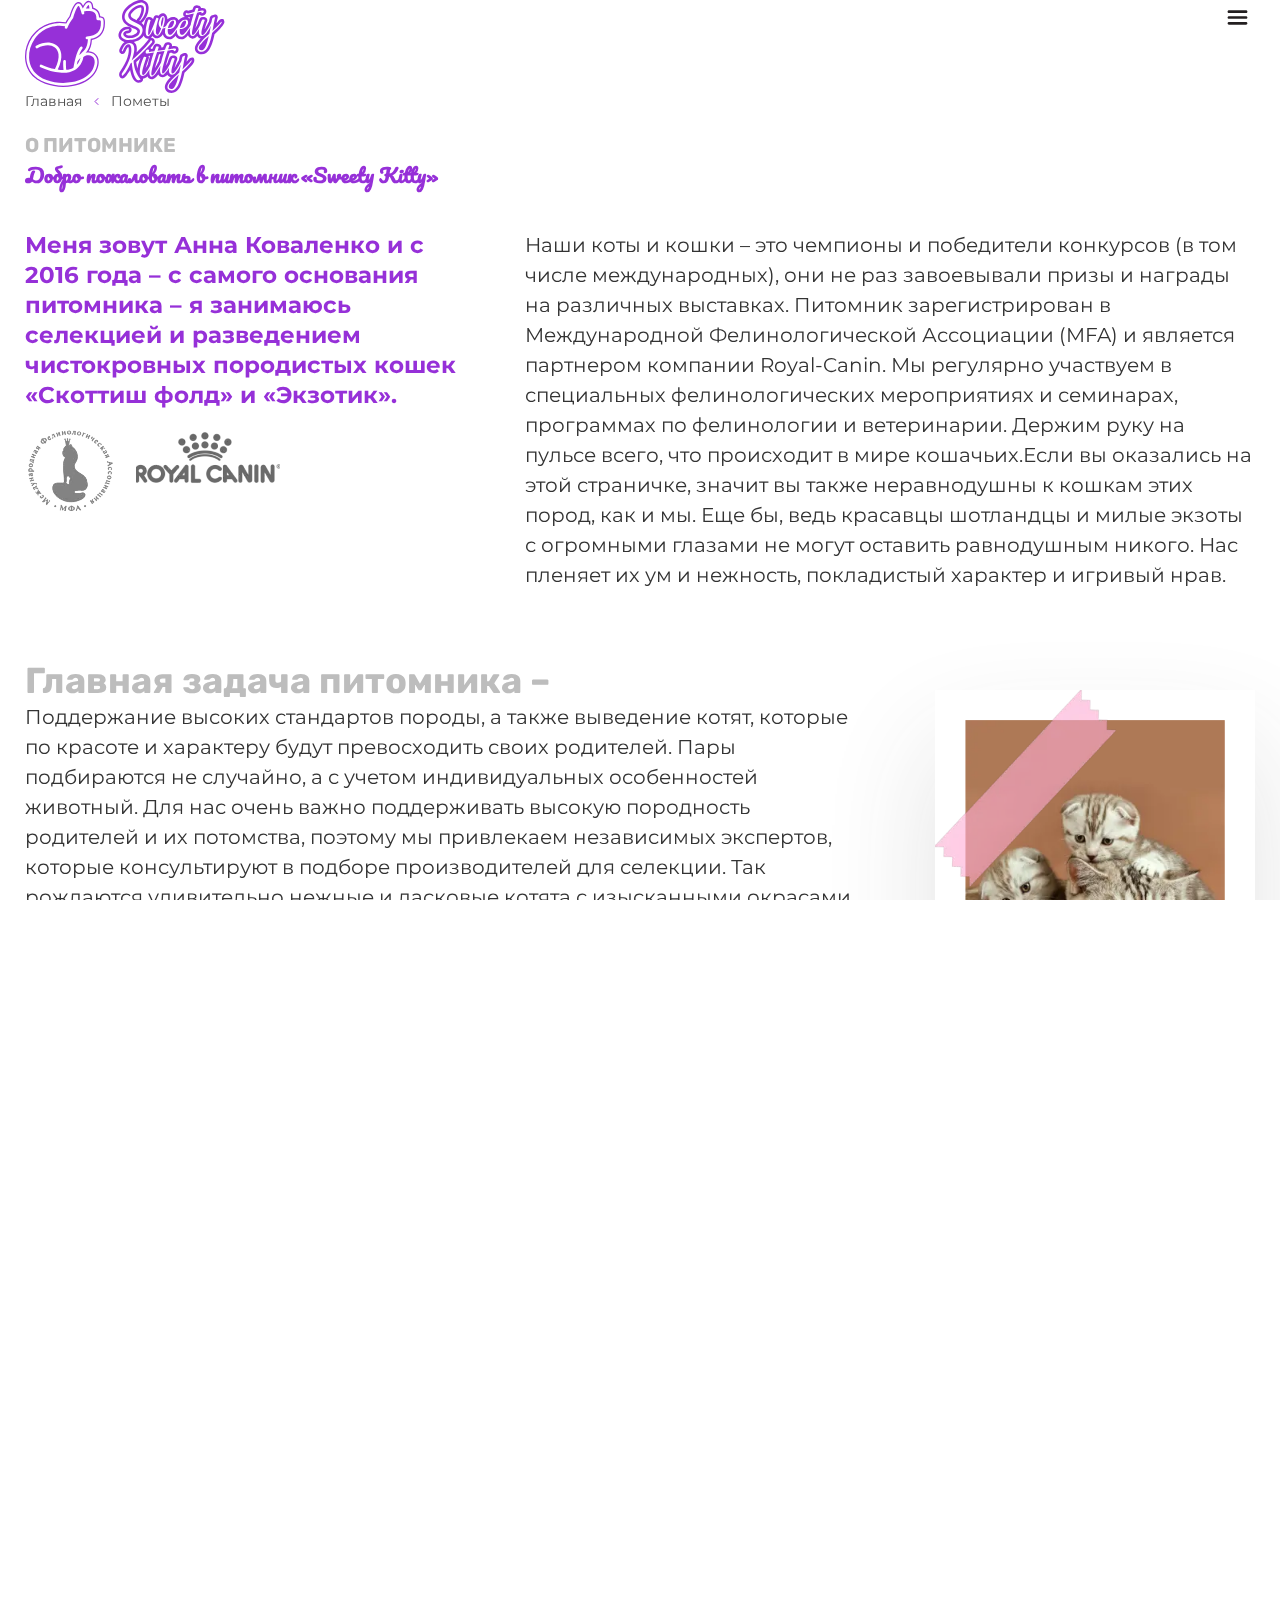
<file: about.html>
<!DOCTYPE html><html lang="en"><head>    <meta charset="UTF-8">    <meta http-equiv="X-UA-Compatible" content="IE=edge">    <meta name="viewport" content="width=device-width, initial-scale=1.0">    <link rel="preconnect" href="https://fonts.googleapis.com"><link rel="preconnect" href="https://fonts.gstatic.com" crossorigin><link href="https://fonts.googleapis.com/css2?family=Montserrat:wght@400;700&family=Pacifico&family=Raleway:wght@400;700&family=Rubik:wght@700&display=swap" rel="stylesheet">    <link rel="stylesheet" href="css/style.min.css">    <title>Document</title></head><body>    <div class="wrapper" id="about">    <aside class="aside">    <picture><source srcset="img/close.svg" type="image/webp"><img src="img/close.svg" alt="" class="aside__close" width="35px" height="35px"></picture>    <div class="header__inner-aside">        <ul class="header__list">            <li class="header__list-item">                <a href="about.html">                    О питомнике            </a>        </li>            <li class="header__list-item">                <a href="pometmore.html">                    Котята            </a>        </li>            <li class="header__list-item">                <a href="kids.html">                    Кошки            </a>        </li>            <li class="header__list-item">                <a href="kids.html">                    Коты            </a>        </li>            <li class="header__list-item">                <a href="pomet.html">                    Пометы            </a>        </li>            <li class="header__list-item">                <a href="map.html">                    Контакты            </a>        </li>        </ul>        <a href="kids.html" class="header__button">            Выбрать котенка        </a>    </div></aside><header class="header">    <div class="container">        <div class="header__inner">        <a href="#" class="header__logo">            <picture><source srcset="img/Лого.svg" type="image/webp"><img src="img/Лого.svg" alt="logo"></picture>        </a>        <picture><source srcset="img/Menu.svg" type="image/webp"><img src="img/Menu.svg" alt="" class="header__menu" width="35px" height="35px"></picture>        <div class="header__inner-item">        <ul class="header__list">            <li class="header__list-item">                <a href="about.html">                    О питомнике            </a>        </li>            <li class="header__list-item">                <a href="pometmore.html">                    Котята            </a>        </li>            <li class="header__list-item">                <a href="kids.html">                    Кошки            </a>        </li>            <li class="header__list-item">                <a href="kids.html">                    Коты            </a>        </li>            <li class="header__list-item">                <a href="pomet.html">                    Пометы            </a>        </li>            <li class="header__list-item">                <a href="map.html">                    Контакты            </a>        </li>        </ul>        <a href="kids.html" class="header__button">            Выбрать котенка        </a>    </div>    </div>    </div></header>    <ul class="breadcrumbs">    <div class="container">    <li class="breadcrumbs__item">        <a href="#" class="breadcrumbs__link">            Главная        </a>        <picture><source srcset="img/breadcrumbs.svg" type="image/webp"><img src="img/breadcrumbs.svg" alt="" class="breadcrumbs__img"></picture>    </li>    <li class="breadcrumbs__item">        <a href="#" class="breadcrumbs__link">            Пометы        </a>    </li></div></ul>    <section class="aboutus">        <div class="container">            <h1 class="aboutus__title">                О ПИТОМНИКЕ             </h1>            <h2 class="aboutus__subtitle">                Добро пожаловать в питомник «Sweety Kitty»            </h2>            <div class="aboutus__item">            <div class="aboutus__inner">                <div class="info">                    <p>                        Меня зовут Анна Коваленко и с 2016 года – с самого основания питомника – я занимаюсь селекцией и разведением чистокровных породистых кошек «Скоттиш фолд» и «Экзотик».                    </p>                    <a href="#">                        <picture><source srcset="img/partners.webp" type="image/webp"><img src="img/partners.png" alt=""></picture>                        <picture><source srcset="img/partners2.webp" type="image/webp"><img src="img/partners2.png" alt=""></picture>                    </a>                </div>                <p class="aboutus__text">                    Наши коты и кошки – это чемпионы и победители конкурсов (в том числе международных), они не раз завоевывали призы и награды на различных выставках. Питомник зарегистрирован в Международной Фелинологической Ассоциации (MFA) и является партнером компании Royal-Canin. Мы регулярно участвуем в специальных фелинологических мероприятиях и семинарах, программах по фелинологии и ветеринарии. Держим руку на пульсе всего, что происходит в мире кошачьих.Если вы оказались на этой страничке, значит вы также неравнодушны к кошкам этих пород, как и мы. Еще бы, ведь красавцы шотландцы и милые экзоты с огромными глазами не могут оставить равнодушным никого. Нас пленяет их ум и нежность, покладистый характер и игривый нрав.                </p>            </div>            <div class="aboutus__inner">                <div class="aboutus__card-one">                    <picture><source srcset="img/cat_-about.webp" type="image/webp"><img src="img/cat_-about.png" alt=""></picture>                    <picture><source srcset="img/stick.webp" type="image/webp"><img src="img/stick.png" alt="" class="stick"></picture>                </div>                <div>                    <h1 class="aboutus__inner-title">                        Главная задача питомника –                    </h1>                    <p class="aboutus__inner-text">Поддержание высоких стандартов породы, а также выведение котят, которые по красоте и характеру будут превосходить своих родителей. Пары подбираются не случайно, а с учетом индивидуальных особенностей животный. Для нас очень важно поддерживать высокую породность родителей и их потомства, поэтому мы привлекаем независимых экспертов, которые консультируют в подборе производителей для селекции. Так рождаются удивительно нежные и ласковые котята с изысканными окрасами и официальными родословными. </p>                </div>            </div>            <div class="aboutus__inner">                <div class="aboutus__card-two">                    <picture><source srcset="img/cat_-about.webp" type="image/webp"><img src="img/cat_-about.png" alt=""></picture>                    <picture><source srcset="img/stick2.webp" type="image/webp"><img src="img/stick2.png" alt="" class="stick2"></picture>                </div>                <div>                    <h1 class="aboutus__inner-title">                        Главная задача питомника –                    </h1>                    <p class="aboutus__inner-text">Поддержание высоких стандартов породы, а также выведение котят, которые по красоте и характеру будут превосходить своих родителей. Пары подбираются не случайно, а с учетом индивидуальных особенностей животный. Для нас очень важно поддерживать высокую породность родителей и их потомства, поэтому мы привлекаем независимых экспертов, которые консультируют в подборе производителей для селекции. Так рождаются удивительно нежные и ласковые котята с изысканными окрасами и официальными родословными. </p>                </div>            </div>            <div class="aboutus__inner">                <div class="aboutus__card-three">                    <picture><source srcset="img/cat_-about.webp" type="image/webp"><img src="img/cat_-about.png" alt=""></picture>                </div>                <div>                    <h1 class="title">                        Главная задача питомника –                    </h1>                    <p class="text">Поддержание высоких стандартов породы, а также выведение котят, которые по красоте и характеру будут превосходить своих родителей. Пары подбираются не случайно, а с учетом индивидуальных особенностей животный. Для нас очень важно поддерживать высокую породность родителей и их потомства, поэтому мы привлекаем независимых экспертов, которые консультируют в подборе производителей для селекции. Так рождаются удивительно нежные и ласковые котята с изысканными окрасами и официальными родословными. </p>                </div>            </div>        </div>        </div>    </section>    <section class="gallery">        <div class="container">            <div class="gallery__inner">                <div class="gallery__card">                    <picture><source srcset="img/cats_three.webp" type="image/webp"><img src="img/cats_three.png" alt=""></picture>                </div>                <div class="gallery__card">                    <picture><source srcset="img/cats_three.webp" type="image/webp"><img src="img/cats_three.png" alt=""></picture>                </div>                <div class="gallery__card">                    <picture><source srcset="img/cats_three.webp" type="image/webp"><img src="img/cats_three.png" alt=""></picture>                </div>                <div class="gallery__card">                    <picture><source srcset="img/cats_three.webp" type="image/webp"><img src="img/cats_three.png" alt=""></picture>                </div>            </div>            <div class="gallery__inner">                <div class="gallery__card">                    <picture><source srcset="img/cats_three.webp" type="image/webp"><img src="img/cats_three.png" alt=""></picture>                </div>                <div class="gallery__card">                    <picture><source srcset="img/cats_three.webp" type="image/webp"><img src="img/cats_three.png" alt=""></picture>                </div>                <div class="gallery__card">                    <picture><source srcset="img/cats_three.webp" type="image/webp"><img src="img/cats_three.png" alt=""></picture>                </div>                <div class="gallery__card">                    <picture><source srcset="img/cats_three.webp" type="image/webp"><img src="img/cats_three.png" alt=""></picture>                </div>            </div>        </div>    </section>    <section class="contacts">        <div class="container">            <div class="contacts__inner">            <div class="contacts__card">                <h2 class="contacts__card-title">                    ЗАДАТЬ ВОПРОС                </h2>                <form action="" class="form">                    <input type="tel" class="number" placeholder="+7 (___) ___ __ __">                    <input type="email" class="email" placeholder="E-mail">                    <input type="text" class="text" placeholder="Ваше сообщение">                    <div class="checkbox">                        <input type="checkbox" class="check">                        <p>Я ознакомился с условиями Политики конфиденциальности и принимаю их</p>                    </div>                    <button class="btn">                        Отправить                    </button>                </form>                <picture><source srcset="img/lapa.webp" type="image/webp"><img class="lapa__one" src="img/lapa.png" alt=""></picture>                <picture><source srcset="img/lapa.webp" type="image/webp"><img src="img/lapa.png" alt="" class="lapa__two"></picture>            </div>            <div class="contacts__item">                <h2 class="contacts__title">                    НАШИ КОНТАКТЫ                </h2>                <div class="contacts__number">                    <div>                    <picture><source srcset="img/tel.svg" type="image/webp"><img src="img/tel.svg" alt=""></picture>                </div>                    <a href="tel:89895213282">                        8-989-521-32-82                    </a>                </div>                <div class="contacts__email">                    <div>                    <picture><source srcset="img/email.svg" type="image/webp"><img src="img/email.svg" alt=""></picture>                </div>                    <a href="email:mail-anna@rambler.ru">                        mail-anna@rambler.ru                    </a>                </div>                <div class="contacts__insta">                    <div>                    <picture><source srcset="img/insta.svg" type="image/webp"><img src="img/insta.svg" alt=""></picture>                </div>                    <a href="#">                        @sweety_kitty_scottish_fold                    </a>                </div>            </div>        </div>        </div>    </section>    <footer class="footer">    <a href="#" class="logo__link">        <picture><source srcset="img/Логоfooter.svg" type="image/webp"><img src="img/Логоfooter.svg" alt=""></picture>    </a>    <div class="footer__inner">    <div class="footer__top">        <h3 class="title">О питомнике</h3>        <h3 class="title">Контакты</h3>        <a href="#" class="insta-one">            <p>Мы в Instagram!</p>            <picture><source srcset="img/insta-footer.svg" type="image/webp"><img src="img/insta-footer.svg" alt=""></picture>        </a>    </div>    <div class="footer__body">        <ul class="footer__body-list">            <li class="footer__body-item">                <a href="#" class="list__link">                    Котята                </a>            </li>            <li class="footer__body-item">                <a href="#" class="list__link">                    Кошки                </a>            </li>            <li class="footer__body-item">                <a href="#" class="list__link">                    Коты                </a>            </li>            <li class="footer__body-item">                <a href="#" class="list__link">                    Отзывы                </a>            </li>        </ul>        <ul class="footer__body-list">            <li class="footer__body-item">                <a href="tel:89895213282" class="tel">                    8-989-521-32-82                </a>            </li>            <li class="footer__body-item">                <a href="email:mail-anna@rambler.ru" class="mail">mail-anna@rambler.ru</a>            </li>            <li class="footer__body-item">                <a href="#" class="insta">                     <p>Мы в Instagram!</p>                    <picture><source srcset="img/insta-footer.svg" type="image/webp"><img src="img/insta-footer.svg" alt=""></picture>                </a>            </li>            <li class="footer__body-item">                <button class="btn">                    Связаться с нами                </button>            </li>        </ul>    </div></div></footer></div><script src="js/script.js"></script></body></html>
</file>
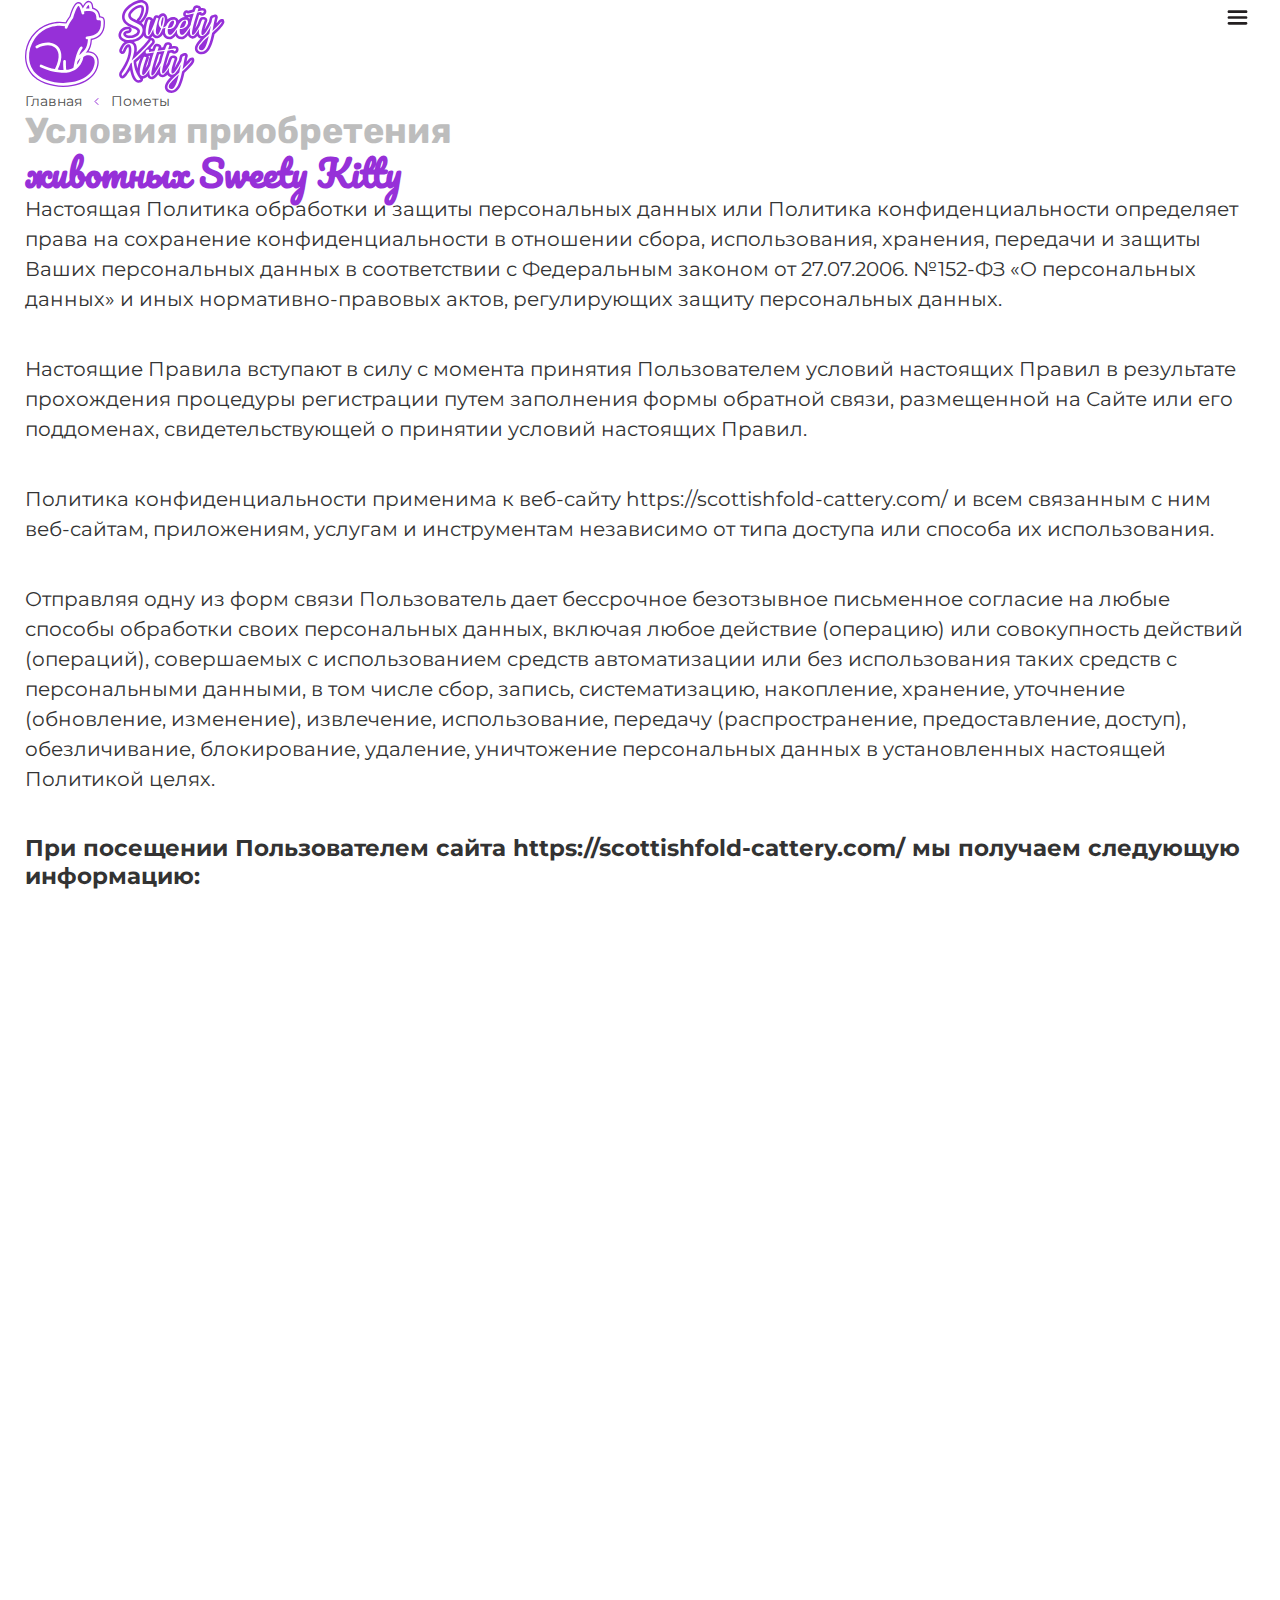
<file: conditions.html>
<!DOCTYPE html><html lang="en"><head>    <meta charset="UTF-8">    <meta http-equiv="X-UA-Compatible" content="IE=edge">    <meta name="viewport" content="width=device-width, initial-scale=1.0">    <link rel="preconnect" href="https://fonts.googleapis.com"><link rel="preconnect" href="https://fonts.gstatic.com" crossorigin><link href="https://fonts.googleapis.com/css2?family=Montserrat:wght@400;700&family=Pacifico&family=Raleway:wght@400;700&family=Rubik:wght@700&display=swap" rel="stylesheet">    <link rel="stylesheet" href="css/style.min.css">    <title>Document</title></head><body>    <div class="wrapper">        <aside class="aside">    <picture><source srcset="img/close.svg" type="image/webp"><img src="img/close.svg" alt="" class="aside__close" width="35px" height="35px"></picture>    <div class="header__inner-aside">        <ul class="header__list">            <li class="header__list-item">                <a href="about.html">                    О питомнике            </a>        </li>            <li class="header__list-item">                <a href="pometmore.html">                    Котята            </a>        </li>            <li class="header__list-item">                <a href="kids.html">                    Кошки            </a>        </li>            <li class="header__list-item">                <a href="kids.html">                    Коты            </a>        </li>            <li class="header__list-item">                <a href="pomet.html">                    Пометы            </a>        </li>            <li class="header__list-item">                <a href="map.html">                    Контакты            </a>        </li>        </ul>        <a href="kids.html" class="header__button">            Выбрать котенка        </a>    </div></aside><header class="header">    <div class="container">        <div class="header__inner">        <a href="#" class="header__logo">            <picture><source srcset="img/Лого.svg" type="image/webp"><img src="img/Лого.svg" alt="logo"></picture>        </a>        <picture><source srcset="img/Menu.svg" type="image/webp"><img src="img/Menu.svg" alt="" class="header__menu" width="35px" height="35px"></picture>        <div class="header__inner-item">        <ul class="header__list">            <li class="header__list-item">                <a href="about.html">                    О питомнике            </a>        </li>            <li class="header__list-item">                <a href="pometmore.html">                    Котята            </a>        </li>            <li class="header__list-item">                <a href="kids.html">                    Кошки            </a>        </li>            <li class="header__list-item">                <a href="kids.html">                    Коты            </a>        </li>            <li class="header__list-item">                <a href="pomet.html">                    Пометы            </a>        </li>            <li class="header__list-item">                <a href="map.html">                    Контакты            </a>        </li>        </ul>        <a href="kids.html" class="header__button">            Выбрать котенка        </a>    </div>    </div>    </div></header>        <ul class="breadcrumbs">    <div class="container">    <li class="breadcrumbs__item">        <a href="#" class="breadcrumbs__link">            Главная        </a>        <picture><source srcset="img/breadcrumbs.svg" type="image/webp"><img src="img/breadcrumbs.svg" alt="" class="breadcrumbs__img"></picture>    </li>    <li class="breadcrumbs__item">        <a href="#" class="breadcrumbs__link">            Пометы        </a>    </li></div></ul>        <section class="politics">            <div class="container">            <h1 class="politics__title">                Условия приобретения            </h1>            <h2 class="politics__subtitle">                животных Sweety Kitty            </h2>                <p class="politics__text">            Настоящая Политика обработки и защиты персональных данных или Политика конфиденциальности определяет права на сохранение конфиденциальности в отношении сбора, использования, хранения, передачи и защиты Ваших персональных данных в соответствии с Федеральным законом от 27.07.2006. №152-ФЗ «О персональных данных» и иных нормативно-правовых актов, регулирующих защиту персональных данных.        </p>        <p class="politics__text">            Настоящие Правила вступают в силу с момента принятия Пользователем условий настоящих Правил в результате прохождения процедуры регистрации путем заполнения формы обратной связи, размещенной на Сайте или его поддоменах, свидетельствующей о принятии условий настоящих Правил.        </p>        <p class="politics__text">            Политика конфиденциальности применима к веб-сайту https://scottishfold-cattery.com/ и всем связанным с ним веб-сайтам, приложениям, услугам и инструментам независимо от типа доступа или способа их использования.        </p>        <p class="politics__text">            Отправляя одну из форм связи Пользователь дает бессрочное безотзывное письменное согласие на любые способы обработки своих персональных данных, включая любое действие (операцию) или совокупность действий (операций), совершаемых с использованием средств автоматизации или без использования таких средств с персональными данными, в том числе сбор, запись, систематизацию, накопление, хранение, уточнение (обновление, изменение), извлечение, использование, передачу (распространение, предоставление, доступ), обезличивание, блокирование, удаление, уничтожение персональных данных в установленных настоящей Политикой целях.        </p>        <p class="politics__text-weight">При посещении Пользователем сайта https://scottishfold-cattery.com/ мы получаем следующую информацию:            </p>            <ul class="politics__list">                <li class="politics__list-item">                    <picture><source srcset="img/markerpolitics.webp" type="image/webp"><img src="img/markerpolitics.png" alt=""></picture>                    Информация по использованию сайта и файлы cookies;                </li>                <li class="politics__list-item">                    <picture><source srcset="img/markerpolitics.webp" type="image/webp"><img src="img/markerpolitics.png" alt=""></picture>                    Персональная информация, которая предоставляется пользователями при заполнении форм сайта, на индивидуальной основе.                </li>                <li class="politics__list-item">                    <picture><source srcset="img/markerpolitics.webp" type="image/webp"><img src="img/markerpolitics.png" alt=""></picture>                    Цели сбора персональной информации пользователей сайта <a href="scottishfold-cattery.com" class="politics__link">scottishfold-cattery.com</a> и порядок ее обработки                </li>            </ul>        <p class="politics__text">            ООО «Color Richness» обрабатывает персональную информацию, полученную в результате заполнения клиентом форм обратной связи на сайте<a href="scottishfold-cattery.com" class="politics__link">scottishfold-cattery.com</a> для предоставления доступа к услугам, если такое предусмотрено формой и функционалом сайта, для оказания консультативной услуги, предоставления клиентской поддержки, установления обратной связи в целях обработки заявок, полученных через функционал сайта,проведения внутренних исследований сайта на основе обезличенных данных для улучшения функционала сайта, наполнения тематическим материалом и адаптации под пользователей.        </p>        <p class="politics__text-weight">            В целях проводимой веб-статистики производится сбор личной информации, которая не соотносится с определенным лицом, а является технической для оценки работы данного Веб-ресурса. Разновидности собираемой информации ограничиваются следующим:        </p>        <ul class="politics__list">            <li class="politics__list-item">                <picture><source srcset="img/markerpolitics.webp" type="image/webp"><img src="img/markerpolitics.png" alt=""></picture>                Веб-сервер посетителя;            </li>            <li class="politics__list-item">                <picture><source srcset="img/markerpolitics.webp" type="image/webp"><img src="img/markerpolitics.png" alt=""></picture>                Посещаемые страницы данного Веб-сайта;            </li>            <li class="politics__list-item">                <picture><source srcset="img/markerpolitics.webp" type="image/webp"><img src="img/markerpolitics.png" alt=""></picture>                Файлы cookie, которые в дальнейшем могут быть использованы для автоматической авторизации Пользователя на Сайте, а также для сбора статистических данных;            </li>            <li class="politics__list-item">                <picture><source srcset="img/markerpolitics.webp" type="image/webp"><img src="img/markerpolitics.png" alt=""></picture>                Адрес сайта, с которого посетитель перешел на данный Веб-сайт, включая данные поисковых запросов, используемые данные для показа трафика посещений Веб-сайта (к примеру, страницы доступа);            </li>            <li class="politics__list-item">                <picture><source srcset="img/markerpolitics.webp" type="image/webp"><img src="img/markerpolitics.png" alt=""></picture>                Количество посещений сайта и просмотров страниц;            </li>            <li class="politics__list-item">                <picture><source srcset="img/markerpolitics.webp" type="image/webp"><img src="img/markerpolitics.png" alt=""></picture>                Длительность пребывания на сайте.            </li>            <li class="politics__list-item">                <picture><source srcset="img/markerpolitics.webp" type="image/webp"><img src="img/markerpolitics.png" alt=""></picture>                ООО «Color Richness» не проверяет достоверность предоставленной пользователем сайта персональной информации при заполнении форм сайта <a href="scottishfold-cattery.com" class="politics__link">scottishfold-cattery.com</a> и руководствуется положением, что указанная информация является актуальной и исчерпывающей для Клиента.            </li>        </ul>        <p class="politics__text">            ООО «Color Richness» обрабатывает персональную информацию только с согласия пользователя сайта (клиента) на обработку персональной информации.        </p>        <p class="politics__text">            Право на обработку персональной информации клиента сайта <a href="scottishfold-cattery.com" class="politics__link">scottishfold-cattery.com</a> имеют только работники ООО «Color Richness», в соответствии с возложенными на них такими функциями и полномочиями.        </p>        <p class="politics__text">            Конфиденциальность персональных данных пользователей/клиентов сайта            ООО «Color Richness» не передает и не предоставляет в аренду или на продажу персональную информацию, полученную через функционал сайта <a href="scottishfold-cattery.com" class="politics__link">scottishfold-cattery.com</a>.        </p>        <p class="politics__text">            ООО «Color Richness» сохраняет за собой право на раскрытие персональной информации в случаях, предусмотренных законодательством РФ.        </p>        <p class="politics__text">            ООО «Color Richness» не несет ответственность за убытки, причиненные использованием персональных данных, полученных в результате DDoS-атаки или иными технологически вредоносными способами.        </p>        <p class="politics__text">            Положения по рассылке писем или материалов            При отправке электронного сообщения нам, ваш электронный адрес будет использоваться только для отправки Вам комментариев или ответов на ваш вопрос и любой последующей корреспонденции в рамках оказания консультативных услуг.        </p>        <p class="politics__text">            За пределами первоначального ответа ООО «Color Richness» не использует ваш адрес электронной почты для отправки нежелательных сообщений или информации, а также не передает данные третьим лицам.        </p>        <p class="politics__text">            Предоставленная Вами информация хранится и используется для оказания услуг до тех пор, пока Вами не будет направлено сообщение о прекращении обработки указанной информации при обращении через функционал сайта.        </p>        <p class="politics__text">            Организация защиты персональных данных Пользователя сайта scottishfold-cattery.com            Персональные данные Пользователя подлежат защите от несанкционированного доступа и распространения в соответствии с внутренними правилами и регламентами ООО «Color Richness».        </p class="politics__text">        <p>            Вся полученная информация от Клиентов ограничена для распространения в наших офисах. Только сотрудники, которым данная информация нужна для выполнения определенной работы (например, лицо, выписывающее счета или представитель службы клиентской поддержки) получают доступ к частной информации.        </p>        <p class="politics__text">                        <ul class="politics__list">                <li class="politics__list-item">                    <picture><source srcset="img/markerpolitics.webp" type="image/webp"><img src="img/markerpolitics.png" alt=""></picture>                    Защита персональных данных Пользователя обеспечивается:                </li>                <li class="politics__list-item">                    <picture><source srcset="img/markerpolitics.webp" type="image/webp"><img src="img/markerpolitics.png" alt=""></picture>                    предотвращением несанкционированного доступа к обрабатываемым персональным данным Пользователя;                </li>                <li class="politics__list-item">                    <picture><source srcset="img/markerpolitics.webp" type="image/webp"><img src="img/markerpolitics.png" alt=""></picture>                    предотвращением несанкционированных действий по модификации, искажению, распространению, блокированию, уничтожению обрабатываемых персональных данных Пользователя;                </li>                <li class="politics__list-item">                    <picture><source srcset="img/markerpolitics.webp" type="image/webp"><img src="img/markerpolitics.png" alt=""></picture>                    обеспечением конфиденциальности обрабатываемых персональных данных Пользователя.                </li>                <li class="politics__list-item">                    <picture><source srcset="img/markerpolitics.webp" type="image/webp"><img src="img/markerpolitics.png" alt=""></picture>                    ООО «Color Richness» осуществляет защиту персональных данных, за исключением случаев открытого обмена информацией с иными Пользователями сайта <a href="scottishfold-cattery.com" class="politics__link">scottishfold-cattery.com</a> или с любыми сторонними пользователями сети Интернет.                </li>            </ul>        </p>        <p class="politics__text">            Изменение или удаление персональной информации            Пользователь/клиент вправе в любой момент отредактировать или удалить персональную информацию о себе и/или компании, направив отзыв согласия на обработку его персональных данных путем направления сообщения по электронному адресу: neposeda.74@mail.ru.        </p>        <p class="politics__text">            Настоящая Политика конфиденциальности/ Политика обработки и использования персональных данных может быть изменена в одностороннем порядке без предварительного уведомления Пользователя. Новая редакция Политики вступает в силу с момента ее размещения на Сайте.        </p>        <p class="politics__text-weight">            Используя Сайт <a href="scottishfold-cattery.com" class="politics__link">scottishfold-cattery.com</a> , вы соглашаетесь с условиями настоящей Политики обработки и защиты персональных данных.        </p>    </div>        </section>        <footer class="footer">    <a href="#" class="logo__link">        <picture><source srcset="img/Логоfooter.svg" type="image/webp"><img src="img/Логоfooter.svg" alt=""></picture>    </a>    <div class="footer__inner">    <div class="footer__top">        <h3 class="title">О питомнике</h3>        <h3 class="title">Контакты</h3>        <a href="#" class="insta-one">            <p>Мы в Instagram!</p>            <picture><source srcset="img/insta-footer.svg" type="image/webp"><img src="img/insta-footer.svg" alt=""></picture>        </a>    </div>    <div class="footer__body">        <ul class="footer__body-list">            <li class="footer__body-item">                <a href="#" class="list__link">                    Котята                </a>            </li>            <li class="footer__body-item">                <a href="#" class="list__link">                    Кошки                </a>            </li>            <li class="footer__body-item">                <a href="#" class="list__link">                    Коты                </a>            </li>            <li class="footer__body-item">                <a href="#" class="list__link">                    Отзывы                </a>            </li>        </ul>        <ul class="footer__body-list">            <li class="footer__body-item">                <a href="tel:89895213282" class="tel">                    8-989-521-32-82                </a>            </li>            <li class="footer__body-item">                <a href="email:mail-anna@rambler.ru" class="mail">mail-anna@rambler.ru</a>            </li>            <li class="footer__body-item">                <a href="#" class="insta">                     <p>Мы в Instagram!</p>                    <picture><source srcset="img/insta-footer.svg" type="image/webp"><img src="img/insta-footer.svg" alt=""></picture>                </a>            </li>            <li class="footer__body-item">                <button class="btn">                    Связаться с нами                </button>            </li>        </ul>    </div></div></footer>    </div>    <script src="js/script.js"></script></body></html>
</file>
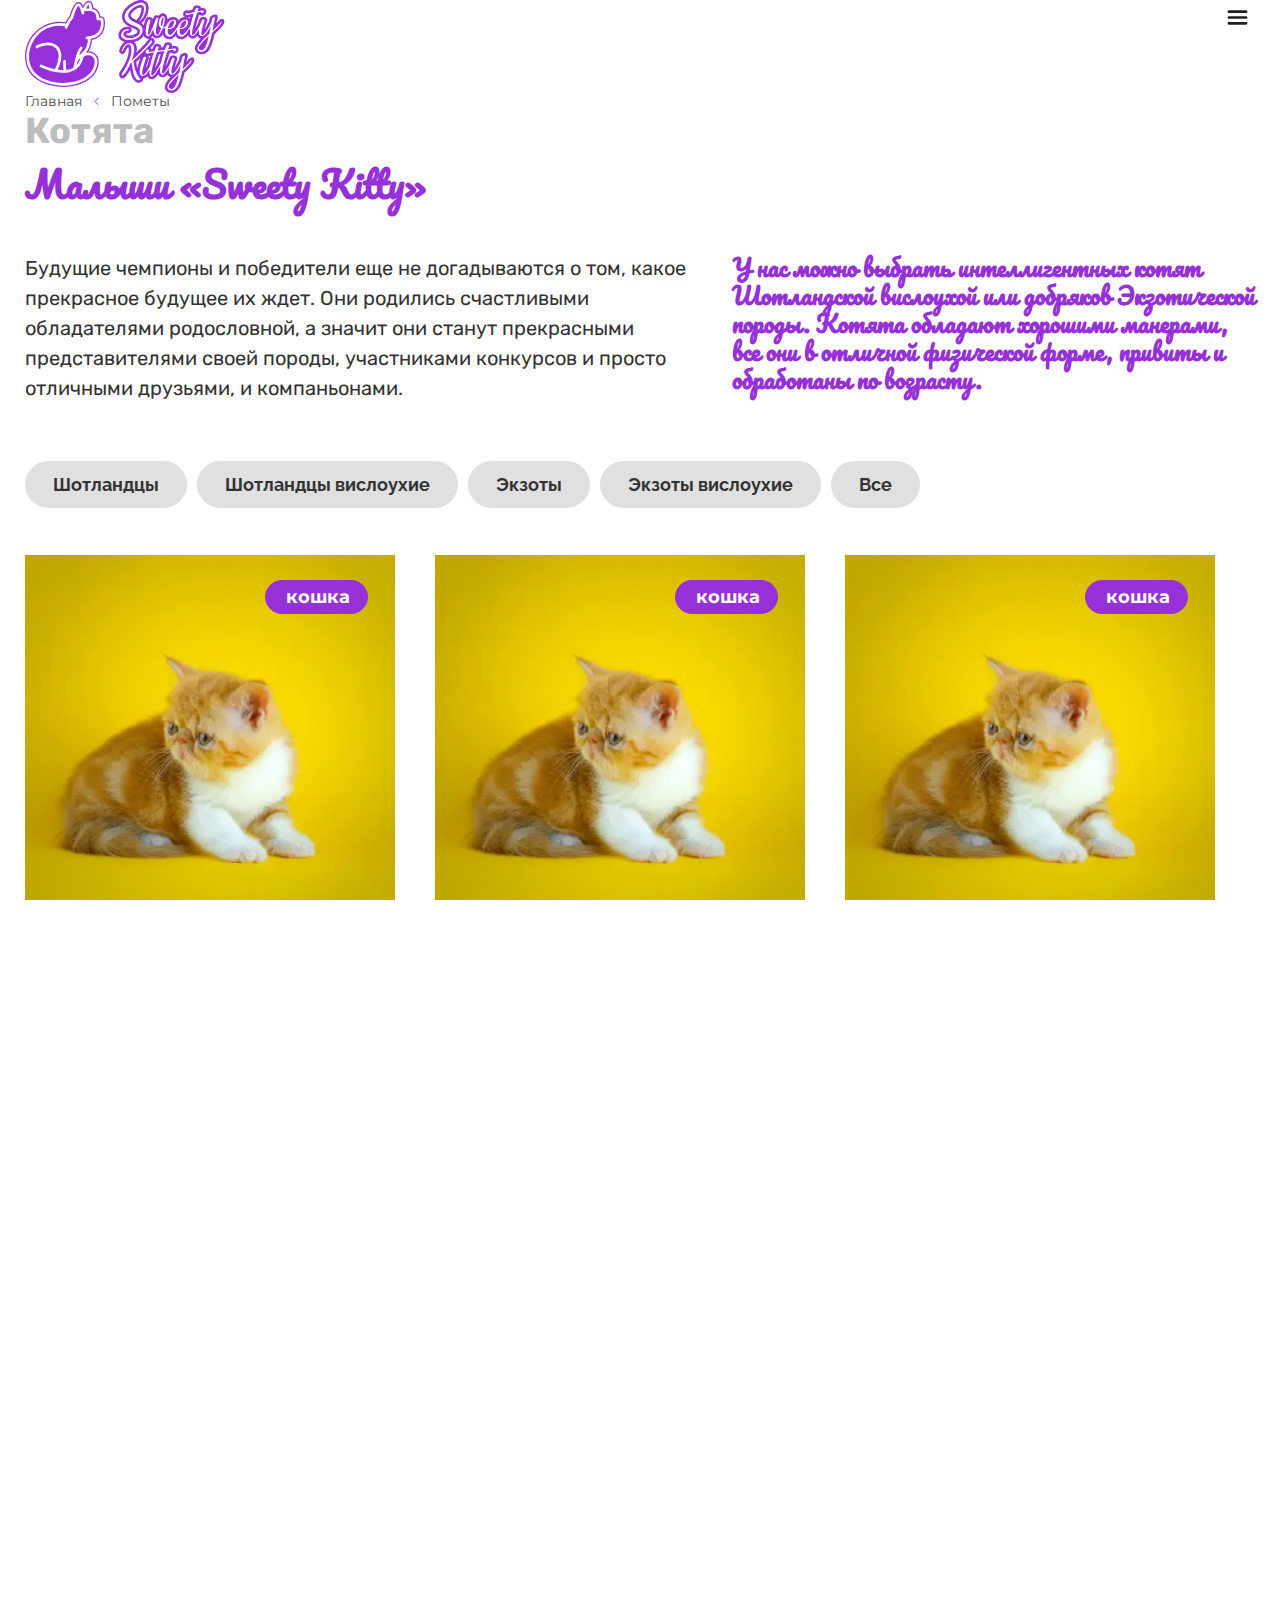
<file: kids.html>
<!DOCTYPE html><html lang="en"><head>    <meta charset="UTF-8">    <meta http-equiv="X-UA-Compatible" content="IE=edge">    <meta name="viewport" content="width=device-width, initial-scale=1.0">    <link rel="preconnect" href="https://fonts.googleapis.com"><link rel="preconnect" href="https://fonts.gstatic.com" crossorigin><link href="https://fonts.googleapis.com/css2?family=Montserrat:wght@400;700&family=Pacifico&family=Raleway:wght@400;700&family=Rubik:wght@700&display=swap" rel="stylesheet">    <link rel="stylesheet" href="css/style.min.css">    <title>Document</title></head><body>    <div class="wrapper">        <aside class="aside">    <picture><source srcset="img/close.svg" type="image/webp"><img src="img/close.svg" alt="" class="aside__close" width="35px" height="35px"></picture>    <div class="header__inner-aside">        <ul class="header__list">            <li class="header__list-item">                <a href="about.html">                    О питомнике            </a>        </li>            <li class="header__list-item">                <a href="pometmore.html">                    Котята            </a>        </li>            <li class="header__list-item">                <a href="kids.html">                    Кошки            </a>        </li>            <li class="header__list-item">                <a href="kids.html">                    Коты            </a>        </li>            <li class="header__list-item">                <a href="pomet.html">                    Пометы            </a>        </li>            <li class="header__list-item">                <a href="map.html">                    Контакты            </a>        </li>        </ul>        <a href="kids.html" class="header__button">            Выбрать котенка        </a>    </div></aside><header class="header">    <div class="container">        <div class="header__inner">        <a href="#" class="header__logo">            <picture><source srcset="img/Лого.svg" type="image/webp"><img src="img/Лого.svg" alt="logo"></picture>        </a>        <picture><source srcset="img/Menu.svg" type="image/webp"><img src="img/Menu.svg" alt="" class="header__menu" width="35px" height="35px"></picture>        <div class="header__inner-item">        <ul class="header__list">            <li class="header__list-item">                <a href="about.html">                    О питомнике            </a>        </li>            <li class="header__list-item">                <a href="pometmore.html">                    Котята            </a>        </li>            <li class="header__list-item">                <a href="kids.html">                    Кошки            </a>        </li>            <li class="header__list-item">                <a href="kids.html">                    Коты            </a>        </li>            <li class="header__list-item">                <a href="pomet.html">                    Пометы            </a>        </li>            <li class="header__list-item">                <a href="map.html">                    Контакты            </a>        </li>        </ul>        <a href="kids.html" class="header__button">            Выбрать котенка        </a>    </div>    </div>    </div></header>        <ul class="breadcrumbs">    <div class="container">    <li class="breadcrumbs__item">        <a href="#" class="breadcrumbs__link">            Главная        </a>        <picture><source srcset="img/breadcrumbs.svg" type="image/webp"><img src="img/breadcrumbs.svg" alt="" class="breadcrumbs__img"></picture>    </li>    <li class="breadcrumbs__item">        <a href="#" class="breadcrumbs__link">            Пометы        </a>    </li></div></ul>        <section class="kids">            <div class="container">                <h2 class="kids__title">                    Котята                </h2>                <h3 class="kids__subtitle">                    Малыши «Sweety Kitty»                </h3>                <div class="kids__text">                    <p class="one">                        Будущие чемпионы и победители еще не догадываются о том, какое прекрасное будущее их ждет. Они родились счастливыми обладателями родословной, а значит они станут прекрасными представителями своей породы, участниками конкурсов и просто отличными друзьями, и компаньонами.                     </p>                    <p class="two">                        У нас можно выбрать интеллигентных котят Шотландской вислоухой или добряков Экзотической породы. Котята обладают хорошими манерами, все они в отличной физической форме, привиты и обработаны по возрасту.                      </p>                </div>                <div class="kids__button">                    <a href="#one" class="btn">                        Шотландцы                    </a>                    <a href="#two" class="btn">                        Шотландцы вислоухие                    </a>                    <a href="#three" class="btn">                        Экзоты                    </a>                    <a href="#four" class="btn">                        Экзоты вислоухие                    </a>                    <a href="#five" class="btn">                        Все                    </a>                </div>                            <div class="kids__item" id="one">                <div class="kids__inner">                    <div class="kids__inner-card">                        <div class="item">                        <a href="kidsmore.html" class="img">                            <picture><source srcset="img/kids.webp" type="image/webp"><img src="img/kids.png" alt=""></picture>                            <p class="img__kids">                                кошка                            </p>                        </a>                        <p class="name__kid">                            Cassiopeia (Кассиопея)                        </p>                        <p class="status">                            Свободен                        </p>                    </div>                    <span>Дата рождения:</span><time class="data" datetime="2021.11.17">17.11.2021</time>                    <span>Окрас:</span><p class="color">Черно-белый</p>                    </div>                    <div class="kids__inner-card">                        <div class="item">                            <a href="kidsmore.html" class="img">                                <picture><source srcset="img/kids.webp" type="image/webp"><img src="img/kids.png" alt=""></picture>                                <p class="img__kids">                                    кошка                                </p>                            </a>                            <p class="name__kid">                                Cassiopeia (Кассиопея)                            </p>                            <p class="status">                                Свободен                            </p>                        </div>                        <p class="data">Дата рождения:17.11.2021</p>                        <p class="color">Окрас:Черно-белый</p>                    </div>                                                    <div class="kids__inner-card">                        <div class="item">                            <a href="kidsmore.html" class="img">                                <picture><source srcset="img/kids.webp" type="image/webp"><img src="img/kids.png" alt=""></picture>                                <p class="img__kids">                                    кошка                                </p>                            </a>                            <p class="name__kid">                                Cassiopeia (Кассиопея)                            </p>                            <p class="status">                                Свободен                            </p>                        </div>                        <span>Дата рождения:</span><time class="data" datetime="2021.11.17">17.11.2021</time>                        <span>Окрас:</span><p class="color">Черно-белый</p>                    </div>                </div>                    <div class="kids__inner">                    <div class="kids__inner-card">                        <div class="item">                            <a href="kidsmore.html" class="img">                                <picture><source srcset="img/kids.webp" type="image/webp"><img src="img/kids.png" alt=""></picture>                                <p class="img__kids">                                    кошка                                </p>                            </a>                            <p class="name__kid">                                Cassiopeia (Кассиопея)                            </p>                            <p class="status">                                Свободен                            </p>                        </div>                        <span>Дата рождения:</span><time class="data" datetime="2021.11.17">17.11.2021</time>                        <span>Окрас:</span><p class="color">Черно-белый</p>                    </div>                    <div class="kids__inner-card">                        <div class="item">                            <a href="kidsmore.html" class="img">                                <picture><source srcset="img/kids.webp" type="image/webp"><img src="img/kids.png" alt=""></picture>                                <p class="img__kids">                                    кошка                                </p>                            </a>                            <p class="name__kid">                                Cassiopeia (Кассиопея)                            </p>                            <p class="status">                                Свободен                            </p>                        </div>                        <span>Дата рождения:</span><time class="data" datetime="2021.11.17">17.11.2021</time>                        <span>Окрас:</span><p class="color">Черно-белый</p>                    </div>                </div>            </div>            <div class="kids__item" id="two">                <div class="kids__inner">                    <div class="kids__inner-card">                        <div class="item">                            <a href="kidsmore.html" class="img">                                <picture><source srcset="img/kids.webp" type="image/webp"><img src="img/kids.png" alt=""></picture>                                <p class="img__kids">                                    кошка                                </p>                            </a>                        <p class="name__kid">                            Cassiopeia (Кассиопея)                        </p>                        <p class="status">                            Свободен                        </p>                    </div>                    <span>Дата рождения:</span><time class="data" datetime="2021.11.17">17.11.2021</time>                    <span>Окрас:</span><p class="color">Черно-белый</p>                    </div>                    <div class="kids__inner-card">                        <div class="item">                            <a href="kidsmore.html" class="img">                                <picture><source srcset="img/kids.webp" type="image/webp"><img src="img/kids.png" alt=""></picture>                                <p class="img__kids">                                    кошка                                </p>                            </a>                            <p class="name__kid">                                Cassiopeia (Кассиопея)                            </p>                            <p class="status">                                Свободен                            </p>                        </div>                        <p class="data">Дата рождения:17.11.2021</p>                        <p class="color">Окрас:Черно-белый</p>                    </div>                                                    <div class="kids__inner-card">                        <div class="item">                            <a href="kidsmore.html" class="img">                                <picture><source srcset="img/kids.webp" type="image/webp"><img src="img/kids.png" alt=""></picture>                                <p class="img__kids">                                    кошка                                </p>                            </a>                            <p class="name__kid">                                Cassiopeia (Кассиопея)                            </p>                            <p class="status">                                Свободен                            </p>                        </div>                        <span>Дата рождения:</span><time class="data" datetime="2021.11.17">17.11.2021</time>                        <span>Окрас:</span><p class="color">Черно-белый</p>                    </div>                </div>                    <div class="kids__inner">                    <div class="kids__inner-card">                        <div class="item">                            <a href="kidsmore.html" class="img">                                <picture><source srcset="img/kids.webp" type="image/webp"><img src="img/kids.png" alt=""></picture>                                <p class="img__kids">                                    кошка                                </p>                            </a>                            <p class="name__kid">                                Cassiopeia (Кассиопея)                            </p>                            <p class="status">                                Свободен                            </p>                        </div>                        <span>Дата рождения:</span><time class="data" datetime="2021.11.17">17.11.2021</time>                        <span>Окрас:</span><p class="color">Черно-белый</p>                    </div>                    <div class="kids__inner-card">                        <div class="item">                            <a href="kidsmore.html" class="img">                                <picture><source srcset="img/kids.webp" type="image/webp"><img src="img/kids.png" alt=""></picture>                                <p class="img__kids">                                    кошка                                </p>                            </a>                            <p class="name__kid">                                Cassiopeia (Кассиопея)                            </p>                            <p class="status">                                Свободен                            </p>                        </div>                        <span>Дата рождения:</span><time class="data" datetime="2021.11.17">17.11.2021</time>                        <span>Окрас:</span><p class="color">Черно-белый</p>                    </div>                </div>            </div>            <div class="kids__item" id="three">                <div class="kids__inner">                    <div class="kids__inner-card">                        <div class="item">                            <a href="kidsmore.html" class="img">                                <picture><source srcset="img/kids.webp" type="image/webp"><img src="img/kids.png" alt=""></picture>                                <p class="img__kids">                                    кошка                                </p>                            </a>                        <p class="name__kid">                            Cassiopeia (Кассиопея)                        </p>                        <p class="status">                            Свободен                        </p>                    </div>                    <span>Дата рождения:</span><time class="data" datetime="2021.11.17">17.11.2021</time>                    <span>Окрас:</span><p class="color">Черно-белый</p>                    </div>                    <div class="kids__inner-card">                        <div class="item">                            <a href="kidsmore.html" class="img">                                <picture><source srcset="img/kids.webp" type="image/webp"><img src="img/kids.png" alt=""></picture>                                <p class="img__kids">                                    кошка                                </p>                            </a>                            <p class="name__kid">                                Cassiopeia (Кассиопея)                            </p>                            <p class="status">                                Свободен                            </p>                        </div>                        <p class="data">Дата рождения:17.11.2021</p>                        <p class="color">Окрас:Черно-белый</p>                    </div>                                                    <div class="kids__inner-card">                        <div class="item">                            <a href="kidsmore.html" class="img">                                <picture><source srcset="img/kids.webp" type="image/webp"><img src="img/kids.png" alt=""></picture>                                <p class="img__kids">                                    кошка                                </p>                            </a>                            <p class="name__kid">                                Cassiopeia (Кассиопея)                            </p>                            <p class="status">                                Свободен                            </p>                        </div>                        <span>Дата рождения:</span><time class="data" datetime="2021.11.17">17.11.2021</time>                        <span>Окрас:</span><p class="color">Черно-белый</p>                    </div>                </div>                    <div class="kids__inner">                    <div class="kids__inner-card">                        <div class="item">                            <a href="kidsmore.html" class="img">                                <picture><source srcset="img/kids.webp" type="image/webp"><img src="img/kids.png" alt=""></picture>                                <p class="img__kids">                                    кошка                                </p>                            </a>                            <p class="name__kid">                                Cassiopeia (Кассиопея)                            </p>                            <p class="status">                                Свободен                            </p>                        </div>                        <span>Дата рождения:</span><time class="data" datetime="2021.11.17">17.11.2021</time>                        <span>Окрас:</span><p class="color">Черно-белый</p>                    </div>                    <div class="kids__inner-card">                        <div class="item">                            <a href="kidsmore.html" class="img">                                <picture><source srcset="img/kids.webp" type="image/webp"><img src="img/kids.png" alt=""></picture>                                <p class="img__kids">                                    кошка                                </p>                            </a>                            <p class="name__kid">                                Cassiopeia (Кассиопея)                            </p>                            <p class="status">                                Свободен                            </p>                        </div>                        <span>Дата рождения:</span><time class="data" datetime="2021.11.17">17.11.2021</time>                        <span>Окрас:</span><p class="color">Черно-белый</p>                    </div>                </div>            </div>            <div class="kids__item" id="four">                <div class="kids__inner">                    <div class="kids__inner-card">                        <div class="item">                            <a href="kidsmore.html" class="img">                                <picture><source srcset="img/kids.webp" type="image/webp"><img src="img/kids.png" alt=""></picture>                                <p class="img__kids">                                    кошка                                </p>                            </a>                        <p class="name__kid">                            Cassiopeia (Кассиопея)                        </p>                        <p class="status">                            Свободен                        </p>                    </div>                    <span>Дата рождения:</span><time class="data" datetime="2021.11.17">17.11.2021</time>                    <span>Окрас:</span><p class="color">Черно-белый</p>                    </div>                    <div class="kids__inner-card">                        <div class="item">                            <a href="kidsmore.html" class="img">                                <picture><source srcset="img/kids.webp" type="image/webp"><img src="img/kids.png" alt=""></picture>                                <p class="img__kids">                                    кошка                                </p>                            </a>                            <p class="name__kid">                                Cassiopeia (Кассиопея)                            </p>                            <p class="status">                                Свободен                            </p>                        </div>                        <p class="data">Дата рождения:17.11.2021</p>                        <p class="color">Окрас:Черно-белый</p>                    </div>                                                    <div class="kids__inner-card">                        <div class="item">                            <a href="kidsmore.html" class="img">                                <picture><source srcset="img/kids.webp" type="image/webp"><img src="img/kids.png" alt=""></picture>                                <p class="img__kids">                                    кошка                                </p>                            </a>                            <p class="name__kid">                                Cassiopeia (Кассиопея)                            </p>                            <p class="status">                                Свободен                            </p>                        </div>                        <span>Дата рождения:</span><time class="data" datetime="2021.11.17">17.11.2021</time>                        <span>Окрас:</span><p class="color">Черно-белый</p>                    </div>                </div>                    <div class="kids__inner">                    <div class="kids__inner-card">                        <div class="item">                            <a href="kidsmore.html" class="img">                                <picture><source srcset="img/kids.webp" type="image/webp"><img src="img/kids.png" alt=""></picture>                                <p class="img__kids">                                    кошка                                </p>                            </a>                            <p class="name__kid">                                Cassiopeia (Кассиопея)                            </p>                            <p class="status">                                Свободен                            </p>                        </div>                        <span>Дата рождения:</span><time class="data" datetime="2021.11.17">17.11.2021</time>                        <span>Окрас:</span><p class="color">Черно-белый</p>                    </div>                    <div class="kids__inner-card">                        <div class="item">                            <a href="kidsmore.html" class="img">                                <picture><source srcset="img/kids.webp" type="image/webp"><img src="img/kids.png" alt=""></picture>                                <p class="img__kids">                                    кошка                                </p>                            </a>                            <p class="name__kid">                                Cassiopeia (Кассиопея)                            </p>                            <p class="status">                                Свободен                            </p>                        </div>                        <span>Дата рождения:</span><time class="data" datetime="2021.11.17">17.11.2021</time>                        <span>Окрас:</span><p class="color">Черно-белый</p>                    </div>                </div>            </div>            <div class="kids__item" id="five">                <div class="kids__inner">                    <div class="kids__inner-card">                        <div class="item">                            <a href="kidsmore.html" class="img">                                <picture><source srcset="img/kids.webp" type="image/webp"><img src="img/kids.png" alt=""></picture>                                <p class="img__kids">                                    кошка                                </p>                            </a>                        <p class="name__kid">                            Cassiopeia (Кассиопея)                        </p>                        <p class="status">                            Свободен                        </p>                    </div>                    <span>Дата рождения:</span><time class="data" datetime="2021.11.17">17.11.2021</time>                    <span>Окрас:</span><p class="color">Черно-белый</p>                    </div>                    <div class="kids__inner-card">                        <div class="item">                            <a href="kidsmore.html" class="img">                                <picture><source srcset="img/kids.webp" type="image/webp"><img src="img/kids.png" alt=""></picture>                                <p class="img__kids">                                    кошка                                </p>                            </a>                            <p class="name__kid">                                Cassiopeia (Кассиопея)                            </p>                            <p class="status">                                Свободен                            </p>                        </div>                        <p class="data">Дата рождения:17.11.2021</p>                        <p class="color">Окрас:Черно-белый</p>                    </div>                                                    <div class="kids__inner-card">                        <div class="item">                            <a href="kidsmore.html" class="img">                                <picture><source srcset="img/kids.webp" type="image/webp"><img src="img/kids.png" alt=""></picture>                                <p class="img__kids">                                    кошка                                </p>                            </a>                            <p class="name__kid">                                Cassiopeia (Кассиопея)                            </p>                            <p class="status">                                Свободен                            </p>                        </div>                        <span>Дата рождения:</span><time class="data" datetime="2021.11.17">17.11.2021</time>                        <span>Окрас:</span><p class="color">Черно-белый</p>                    </div>                </div>                    <div class="kids__inner">                    <div class="kids__inner-card">                        <div class="item">                            <a href="kidsmore.html" class="img">                                <picture><source srcset="img/kids.webp" type="image/webp"><img src="img/kids.png" alt=""></picture>                                <p class="img__kids">                                    кошка                                </p>                            </a>                            <p class="name__kid">                                Cassiopeia (Кассиопея)                            </p>                            <p class="status">                                Свободен                            </p>                        </div>                        <span>Дата рождения:</span><time class="data" datetime="2021.11.17">17.11.2021</time>                        <span>Окрас:</span><p class="color">Черно-белый</p>                    </div>                    <div class="kids__inner-card">                        <div class="item">                            <a href="kidsmore.html" class="img">                                <picture><source srcset="img/kids.webp" type="image/webp"><img src="img/kids.png" alt=""></picture>                                <p class="img__kids">                                    кошка                                </p>                            </a>                            <p class="name__kid">                                Cassiopeia (Кассиопея)                            </p>                            <p class="status">                                Свободен                            </p>                        </div>                        <span>Дата рождения:</span><time class="data" datetime="2021.11.17">17.11.2021</time>                        <span>Окрас:</span><p class="color">Черно-белый</p>                    </div>                </div>            </div>                    </div>        </section>        <section class="contacts">            <div class="container">                <div class="contacts__inner">                <div class="contacts__card">                    <h2 class="contacts__card-title">                        ЗАДАТЬ ВОПРОС                    </h2>                    <form action="" class="form">                        <input type="tel" class="number" placeholder="+7 (___) ___ __ __">                        <input type="email" class="email" placeholder="E-mail">                        <input type="text" class="text" placeholder="Ваше сообщение">                        <div class="checkbox">                            <input type="checkbox" class="check">                            <p>Я ознакомился с условиями Политики конфиденциальности и принимаю их</p>                        </div>                        <button class="btn">                            Отправить                        </button>                    </form>                    <picture><source srcset="img/lapa.webp" type="image/webp"><img class="lapa__one" src="img/lapa.png" alt=""></picture>                    <picture><source srcset="img/lapa.webp" type="image/webp"><img src="img/lapa.png" alt="" class="lapa__two"></picture>                </div>                <div class="contacts__item">                    <h2 class="contacts__title">                        НАШИ КОНТАКТЫ                    </h2>                    <div class="contacts__number">                        <div>                        <picture><source srcset="img/tel.svg" type="image/webp"><img src="img/tel.svg" alt=""></picture>                    </div>                        <a href="tel:89895213282">                            8-989-521-32-82                        </a>                    </div>                    <div class="contacts__email">                        <div>                        <picture><source srcset="img/email.svg" type="image/webp"><img src="img/email.svg" alt=""></picture>                    </div>                        <a href="email:mail-anna@rambler.ru">                            mail-anna@rambler.ru                        </a>                    </div>                    <div class="contacts__insta">                        <div>                        <picture><source srcset="img/insta.svg" type="image/webp"><img src="img/insta.svg" alt=""></picture>                    </div>                        <a href="#">                            @sweety_kitty_scottish_fold                        </a>                    </div>                </div>            </div>            </div>        </section>        <footer class="footer">    <a href="#" class="logo__link">        <picture><source srcset="img/Логоfooter.svg" type="image/webp"><img src="img/Логоfooter.svg" alt=""></picture>    </a>    <div class="footer__inner">    <div class="footer__top">        <h3 class="title">О питомнике</h3>        <h3 class="title">Контакты</h3>        <a href="#" class="insta-one">            <p>Мы в Instagram!</p>            <picture><source srcset="img/insta-footer.svg" type="image/webp"><img src="img/insta-footer.svg" alt=""></picture>        </a>    </div>    <div class="footer__body">        <ul class="footer__body-list">            <li class="footer__body-item">                <a href="#" class="list__link">                    Котята                </a>            </li>            <li class="footer__body-item">                <a href="#" class="list__link">                    Кошки                </a>            </li>            <li class="footer__body-item">                <a href="#" class="list__link">                    Коты                </a>            </li>            <li class="footer__body-item">                <a href="#" class="list__link">                    Отзывы                </a>            </li>        </ul>        <ul class="footer__body-list">            <li class="footer__body-item">                <a href="tel:89895213282" class="tel">                    8-989-521-32-82                </a>            </li>            <li class="footer__body-item">                <a href="email:mail-anna@rambler.ru" class="mail">mail-anna@rambler.ru</a>            </li>            <li class="footer__body-item">                <a href="#" class="insta">                     <p>Мы в Instagram!</p>                    <picture><source srcset="img/insta-footer.svg" type="image/webp"><img src="img/insta-footer.svg" alt=""></picture>                </a>            </li>            <li class="footer__body-item">                <button class="btn">                    Связаться с нами                </button>            </li>        </ul>    </div></div></footer>    </div>    <script src="js/script.js"></script></body></html>
</file>
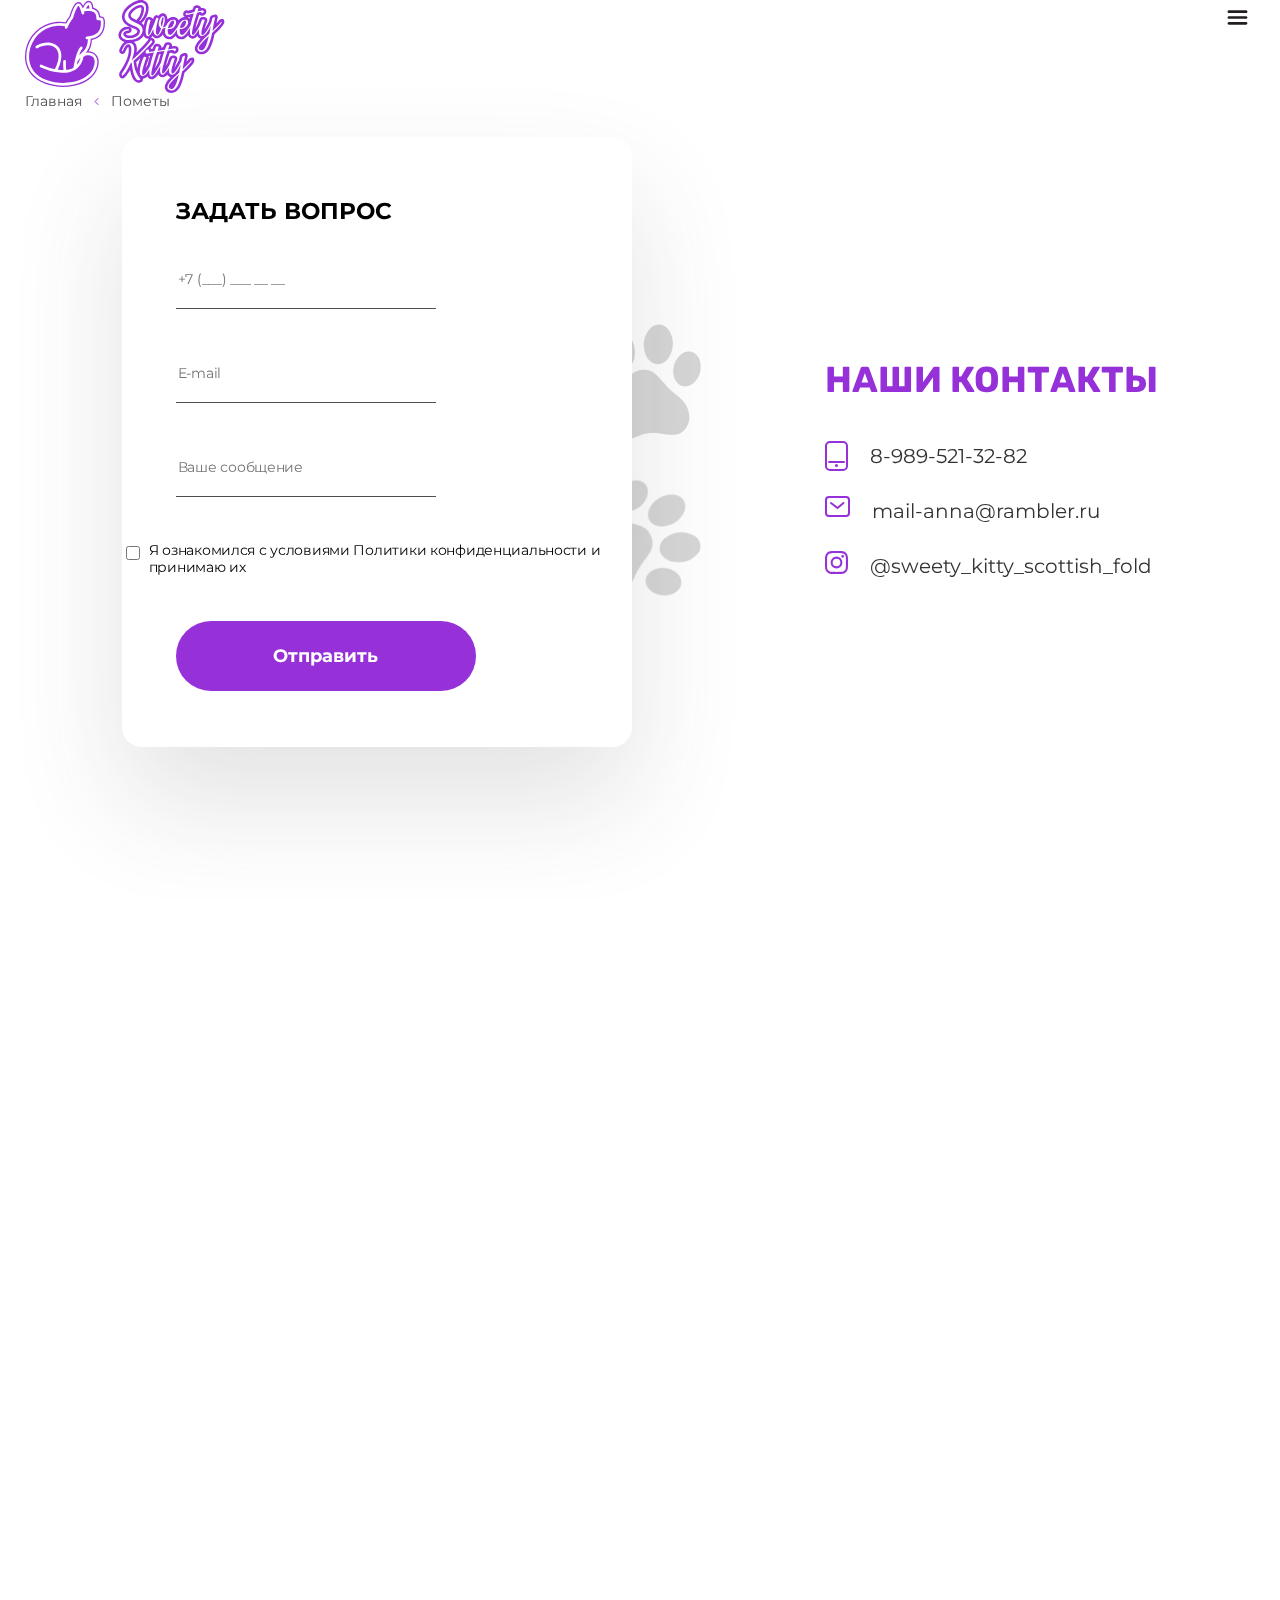
<file: map.html>
<!DOCTYPE html><html lang="en"><head>    <meta charset="UTF-8">    <meta http-equiv="X-UA-Compatible" content="IE=edge">    <meta name="viewport" content="width=device-width, initial-scale=1.0">    <link rel="preconnect" href="https://fonts.googleapis.com"><link rel="preconnect" href="https://fonts.gstatic.com" crossorigin><link href="https://fonts.googleapis.com/css2?family=Montserrat:wght@400;700&family=Pacifico&family=Raleway:wght@400;700&family=Rubik:wght@700&display=swap" rel="stylesheet">    <link rel="stylesheet" href="css/style.min.css">    <title>Document</title></head><body>    <div class="wrapper">        <aside class="aside">    <picture><source srcset="img/close.svg" type="image/webp"><img src="img/close.svg" alt="" class="aside__close" width="35px" height="35px"></picture>    <div class="header__inner-aside">        <ul class="header__list">            <li class="header__list-item">                <a href="about.html">                    О питомнике            </a>        </li>            <li class="header__list-item">                <a href="pometmore.html">                    Котята            </a>        </li>            <li class="header__list-item">                <a href="kids.html">                    Кошки            </a>        </li>            <li class="header__list-item">                <a href="kids.html">                    Коты            </a>        </li>            <li class="header__list-item">                <a href="pomet.html">                    Пометы            </a>        </li>            <li class="header__list-item">                <a href="map.html">                    Контакты            </a>        </li>        </ul>        <a href="kids.html" class="header__button">            Выбрать котенка        </a>    </div></aside><header class="header">    <div class="container">        <div class="header__inner">        <a href="#" class="header__logo">            <picture><source srcset="img/Лого.svg" type="image/webp"><img src="img/Лого.svg" alt="logo"></picture>        </a>        <picture><source srcset="img/Menu.svg" type="image/webp"><img src="img/Menu.svg" alt="" class="header__menu" width="35px" height="35px"></picture>        <div class="header__inner-item">        <ul class="header__list">            <li class="header__list-item">                <a href="about.html">                    О питомнике            </a>        </li>            <li class="header__list-item">                <a href="pometmore.html">                    Котята            </a>        </li>            <li class="header__list-item">                <a href="kids.html">                    Кошки            </a>        </li>            <li class="header__list-item">                <a href="kids.html">                    Коты            </a>        </li>            <li class="header__list-item">                <a href="pomet.html">                    Пометы            </a>        </li>            <li class="header__list-item">                <a href="map.html">                    Контакты            </a>        </li>        </ul>        <a href="kids.html" class="header__button">            Выбрать котенка        </a>    </div>    </div>    </div></header>        <ul class="breadcrumbs">    <div class="container">    <li class="breadcrumbs__item">        <a href="#" class="breadcrumbs__link">            Главная        </a>        <picture><source srcset="img/breadcrumbs.svg" type="image/webp"><img src="img/breadcrumbs.svg" alt="" class="breadcrumbs__img"></picture>    </li>    <li class="breadcrumbs__item">        <a href="#" class="breadcrumbs__link">            Пометы        </a>    </li></div></ul>        <section class="contacts__map">            <div class="container">                <div class="contacts__inner">                <div class="contacts__card">                    <h2 class="contacts__card-title">                        ЗАДАТЬ ВОПРОС                    </h2>                    <form action="" class="form">                        <input type="tel" class="number" placeholder="+7 (___) ___ __ __">                        <input type="email" class="email" placeholder="E-mail">                        <input type="text" class="text" placeholder="Ваше сообщение">                        <div class="checkbox">                            <input type="checkbox" class="check">                            <p>Я ознакомился с условиями Политики конфиденциальности и принимаю их</p>                        </div>                        <button class="btn">                            Отправить                        </button>                    </form>                    <picture><source srcset="img/lapagray.webp" type="image/webp"><img class="lapa__one" src="img/lapagray.png" alt=""></picture>                    <picture><source srcset="img/lapagraytwo.webp" type="image/webp"><img src="img/lapagraytwo.png" alt="" class="lapa__two"></picture>                </div>                <div class="contacts__item">                    <h2 class="contacts__title">                        НАШИ КОНТАКТЫ                    </h2>                    <div class="contacts__number">                        <div>                        <picture><source srcset="img/tel.svg" type="image/webp"><img src="img/tel.svg" alt=""></picture>                    </div>                        <a href="tel:89895213282">                            8-989-521-32-82                        </a>                    </div>                    <div class="contacts__email">                        <div>                        <picture><source srcset="img/email.svg" type="image/webp"><img src="img/email.svg" alt=""></picture>                    </div>                        <a href="email:mail-anna@rambler.ru">                            mail-anna@rambler.ru                        </a>                    </div>                    <div class="contacts__insta">                        <div>                        <picture><source srcset="img/insta.svg" type="image/webp"><img src="img/insta.svg" alt=""></picture>                    </div>                        <a href="#">                            @sweety_kitty_scottish_fold                        </a>                    </div>                </div>            </div>            </div>        </section>        <section class="map">            <iframe src="https://www.google.com/maps/embed?pb=!1m16!1m12!1m3!1d1352076.5405465874!2d38.24767845458818!3d48.556713323185996!2m3!1f0!2f0!3f0!3m2!1i1024!2i768!4f13.1!2m1!1z0Y_QvdC00LXQutGBINC60LDRgNGC0Ys!5e0!3m2!1sru!2sua!4v1641289690902!5m2!1sru!2sua" width="100%" height="641" style="border:0;" allowfullscreen="" loading="lazy"></iframe>        </section>        <footer class="footer">    <a href="#" class="logo__link">        <picture><source srcset="img/Логоfooter.svg" type="image/webp"><img src="img/Логоfooter.svg" alt=""></picture>    </a>    <div class="footer__inner">    <div class="footer__top">        <h3 class="title">О питомнике</h3>        <h3 class="title">Контакты</h3>        <a href="#" class="insta-one">            <p>Мы в Instagram!</p>            <picture><source srcset="img/insta-footer.svg" type="image/webp"><img src="img/insta-footer.svg" alt=""></picture>        </a>    </div>    <div class="footer__body">        <ul class="footer__body-list">            <li class="footer__body-item">                <a href="#" class="list__link">                    Котята                </a>            </li>            <li class="footer__body-item">                <a href="#" class="list__link">                    Кошки                </a>            </li>            <li class="footer__body-item">                <a href="#" class="list__link">                    Коты                </a>            </li>            <li class="footer__body-item">                <a href="#" class="list__link">                    Отзывы                </a>            </li>        </ul>        <ul class="footer__body-list">            <li class="footer__body-item">                <a href="tel:89895213282" class="tel">                    8-989-521-32-82                </a>            </li>            <li class="footer__body-item">                <a href="email:mail-anna@rambler.ru" class="mail">mail-anna@rambler.ru</a>            </li>            <li class="footer__body-item">                <a href="#" class="insta">                     <p>Мы в Instagram!</p>                    <picture><source srcset="img/insta-footer.svg" type="image/webp"><img src="img/insta-footer.svg" alt=""></picture>                </a>            </li>            <li class="footer__body-item">                <button class="btn">                    Связаться с нами                </button>            </li>        </ul>    </div></div></footer>    </div>    <script src="js/script.js"></script></body></html>
</file>
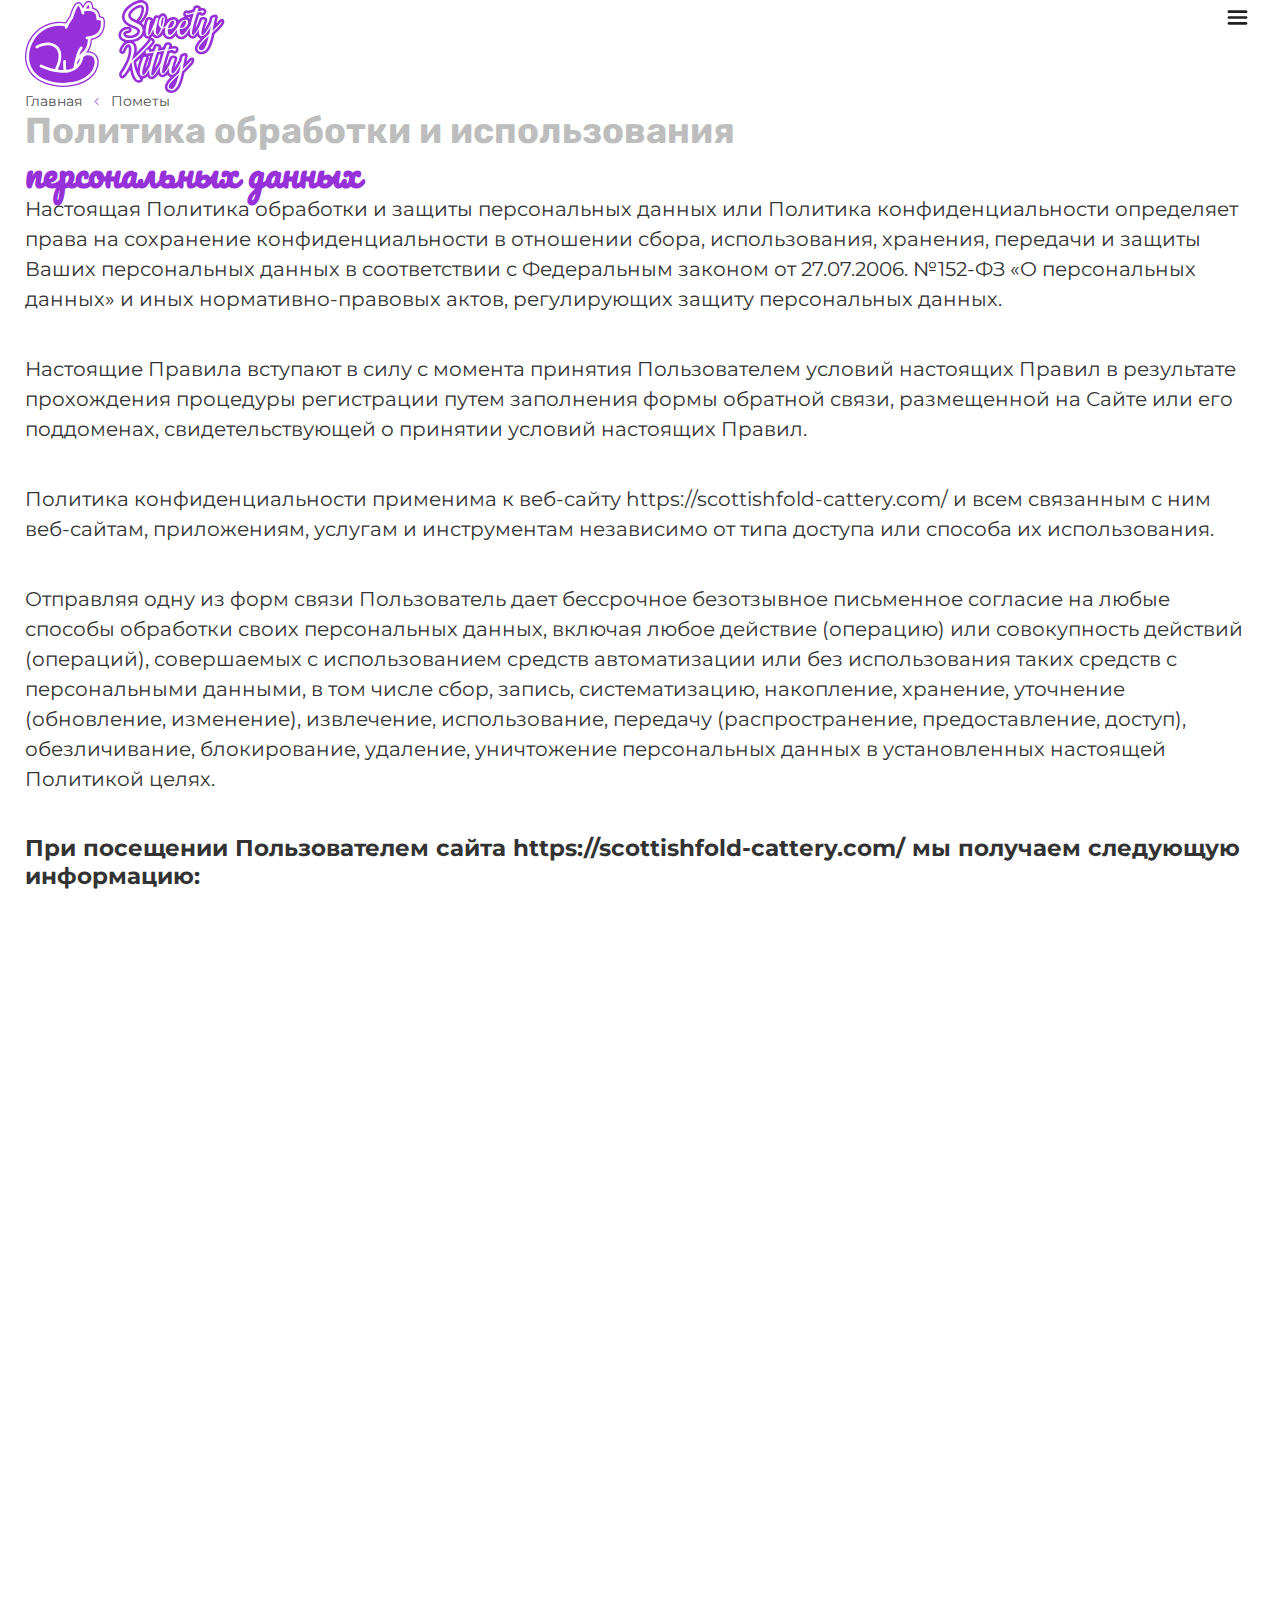
<file: politics.html>
<!DOCTYPE html><html lang="en"><head>    <meta charset="UTF-8">    <meta http-equiv="X-UA-Compatible" content="IE=edge">    <meta name="viewport" content="width=device-width, initial-scale=1.0">    <link rel="preconnect" href="https://fonts.googleapis.com"><link rel="preconnect" href="https://fonts.gstatic.com" crossorigin><link href="https://fonts.googleapis.com/css2?family=Montserrat:wght@400;700&family=Pacifico&family=Raleway:wght@400;700&family=Rubik:wght@700&display=swap" rel="stylesheet">    <link rel="stylesheet" href="css/style.min.css">    <title>Document</title></head><body>    <div class="wrapper">        <aside class="aside">    <picture><source srcset="img/close.svg" type="image/webp"><img src="img/close.svg" alt="" class="aside__close" width="35px" height="35px"></picture>    <div class="header__inner-aside">        <ul class="header__list">            <li class="header__list-item">                <a href="about.html">                    О питомнике            </a>        </li>            <li class="header__list-item">                <a href="pometmore.html">                    Котята            </a>        </li>            <li class="header__list-item">                <a href="kids.html">                    Кошки            </a>        </li>            <li class="header__list-item">                <a href="kids.html">                    Коты            </a>        </li>            <li class="header__list-item">                <a href="pomet.html">                    Пометы            </a>        </li>            <li class="header__list-item">                <a href="map.html">                    Контакты            </a>        </li>        </ul>        <a href="kids.html" class="header__button">            Выбрать котенка        </a>    </div></aside><header class="header">    <div class="container">        <div class="header__inner">        <a href="#" class="header__logo">            <picture><source srcset="img/Лого.svg" type="image/webp"><img src="img/Лого.svg" alt="logo"></picture>        </a>        <picture><source srcset="img/Menu.svg" type="image/webp"><img src="img/Menu.svg" alt="" class="header__menu" width="35px" height="35px"></picture>        <div class="header__inner-item">        <ul class="header__list">            <li class="header__list-item">                <a href="about.html">                    О питомнике            </a>        </li>            <li class="header__list-item">                <a href="pometmore.html">                    Котята            </a>        </li>            <li class="header__list-item">                <a href="kids.html">                    Кошки            </a>        </li>            <li class="header__list-item">                <a href="kids.html">                    Коты            </a>        </li>            <li class="header__list-item">                <a href="pomet.html">                    Пометы            </a>        </li>            <li class="header__list-item">                <a href="map.html">                    Контакты            </a>        </li>        </ul>        <a href="kids.html" class="header__button">            Выбрать котенка        </a>    </div>    </div>    </div></header>        <ul class="breadcrumbs">    <div class="container">    <li class="breadcrumbs__item">        <a href="#" class="breadcrumbs__link">            Главная        </a>        <picture><source srcset="img/breadcrumbs.svg" type="image/webp"><img src="img/breadcrumbs.svg" alt="" class="breadcrumbs__img"></picture>    </li>    <li class="breadcrumbs__item">        <a href="#" class="breadcrumbs__link">            Пометы        </a>    </li></div></ul>        <section class="politics">            <div class="container">            <h1 class="politics__title">                Политика обработки и использования            </h1>            <h2 class="politics__subtitle">                персональных данных            </h2>                <p class="politics__text">            Настоящая Политика обработки и защиты персональных данных или Политика конфиденциальности определяет права на сохранение конфиденциальности в отношении сбора, использования, хранения, передачи и защиты Ваших персональных данных в соответствии с Федеральным законом от 27.07.2006. №152-ФЗ «О персональных данных» и иных нормативно-правовых актов, регулирующих защиту персональных данных.        </p>        <p class="politics__text">            Настоящие Правила вступают в силу с момента принятия Пользователем условий настоящих Правил в результате прохождения процедуры регистрации путем заполнения формы обратной связи, размещенной на Сайте или его поддоменах, свидетельствующей о принятии условий настоящих Правил.        </p>        <p class="politics__text">            Политика конфиденциальности применима к веб-сайту https://scottishfold-cattery.com/ и всем связанным с ним веб-сайтам, приложениям, услугам и инструментам независимо от типа доступа или способа их использования.        </p>        <p class="politics__text">            Отправляя одну из форм связи Пользователь дает бессрочное безотзывное письменное согласие на любые способы обработки своих персональных данных, включая любое действие (операцию) или совокупность действий (операций), совершаемых с использованием средств автоматизации или без использования таких средств с персональными данными, в том числе сбор, запись, систематизацию, накопление, хранение, уточнение (обновление, изменение), извлечение, использование, передачу (распространение, предоставление, доступ), обезличивание, блокирование, удаление, уничтожение персональных данных в установленных настоящей Политикой целях.        </p>        <p class="politics__text-weight">При посещении Пользователем сайта https://scottishfold-cattery.com/ мы получаем следующую информацию:            </p>            <ul class="politics__list">                <li class="politics__list-item">                    <picture><source srcset="img/markerpolitics.webp" type="image/webp"><img src="img/markerpolitics.png" alt=""></picture>                    Информация по использованию сайта и файлы cookies;                </li>                <li class="politics__list-item">                    <picture><source srcset="img/markerpolitics.webp" type="image/webp"><img src="img/markerpolitics.png" alt=""></picture>                    Персональная информация, которая предоставляется пользователями при заполнении форм сайта, на индивидуальной основе.                </li>                <li class="politics__list-item">                    <picture><source srcset="img/markerpolitics.webp" type="image/webp"><img src="img/markerpolitics.png" alt=""></picture>                    Цели сбора персональной информации пользователей сайта <a href="scottishfold-cattery.com" class="politics__link">scottishfold-cattery.com</a> и порядок ее обработки                </li>            </ul>        <p class="politics__text">            ООО «Color Richness» обрабатывает персональную информацию, полученную в результате заполнения клиентом форм обратной связи на сайте<a href="scottishfold-cattery.com" class="politics__link">scottishfold-cattery.com</a> для предоставления доступа к услугам, если такое предусмотрено формой и функционалом сайта, для оказания консультативной услуги, предоставления клиентской поддержки, установления обратной связи в целях обработки заявок, полученных через функционал сайта,проведения внутренних исследований сайта на основе обезличенных данных для улучшения функционала сайта, наполнения тематическим материалом и адаптации под пользователей.        </p>        <p class="politics__text-weight">            В целях проводимой веб-статистики производится сбор личной информации, которая не соотносится с определенным лицом, а является технической для оценки работы данного Веб-ресурса. Разновидности собираемой информации ограничиваются следующим:        </p>        <ul class="politics__list">            <li class="politics__list-item">                <picture><source srcset="img/markerpolitics.webp" type="image/webp"><img src="img/markerpolitics.png" alt=""></picture>                Веб-сервер посетителя;            </li>            <li class="politics__list-item">                <picture><source srcset="img/markerpolitics.webp" type="image/webp"><img src="img/markerpolitics.png" alt=""></picture>                Посещаемые страницы данного Веб-сайта;            </li>            <li class="politics__list-item">                <picture><source srcset="img/markerpolitics.webp" type="image/webp"><img src="img/markerpolitics.png" alt=""></picture>                Файлы cookie, которые в дальнейшем могут быть использованы для автоматической авторизации Пользователя на Сайте, а также для сбора статистических данных;            </li>            <li class="politics__list-item">                <picture><source srcset="img/markerpolitics.webp" type="image/webp"><img src="img/markerpolitics.png" alt=""></picture>                Адрес сайта, с которого посетитель перешел на данный Веб-сайт, включая данные поисковых запросов, используемые данные для показа трафика посещений Веб-сайта (к примеру, страницы доступа);            </li>            <li class="politics__list-item">                <picture><source srcset="img/markerpolitics.webp" type="image/webp"><img src="img/markerpolitics.png" alt=""></picture>                Количество посещений сайта и просмотров страниц;            </li>            <li class="politics__list-item">                <picture><source srcset="img/markerpolitics.webp" type="image/webp"><img src="img/markerpolitics.png" alt=""></picture>                Длительность пребывания на сайте.            </li>            <li class="politics__list-item">                <picture><source srcset="img/markerpolitics.webp" type="image/webp"><img src="img/markerpolitics.png" alt=""></picture>                ООО «Color Richness» не проверяет достоверность предоставленной пользователем сайта персональной информации при заполнении форм сайта <a href="scottishfold-cattery.com" class="politics__link">scottishfold-cattery.com</a> и руководствуется положением, что указанная информация является актуальной и исчерпывающей для Клиента.            </li>        </ul>        <p class="politics__text">            ООО «Color Richness» обрабатывает персональную информацию только с согласия пользователя сайта (клиента) на обработку персональной информации.        </p>        <p class="politics__text">            Право на обработку персональной информации клиента сайта <a href="scottishfold-cattery.com" class="politics__link">scottishfold-cattery.com</a> имеют только работники ООО «Color Richness», в соответствии с возложенными на них такими функциями и полномочиями.        </p>        <p class="politics__text">            Конфиденциальность персональных данных пользователей/клиентов сайта            ООО «Color Richness» не передает и не предоставляет в аренду или на продажу персональную информацию, полученную через функционал сайта <a href="scottishfold-cattery.com" class="politics__link">scottishfold-cattery.com</a>.        </p>        <p class="politics__text">            ООО «Color Richness» сохраняет за собой право на раскрытие персональной информации в случаях, предусмотренных законодательством РФ.        </p>        <p class="politics__text">            ООО «Color Richness» не несет ответственность за убытки, причиненные использованием персональных данных, полученных в результате DDoS-атаки или иными технологически вредоносными способами.        </p>        <p class="politics__text">            Положения по рассылке писем или материалов            При отправке электронного сообщения нам, ваш электронный адрес будет использоваться только для отправки Вам комментариев или ответов на ваш вопрос и любой последующей корреспонденции в рамках оказания консультативных услуг.        </p>        <p class="politics__text">            За пределами первоначального ответа ООО «Color Richness» не использует ваш адрес электронной почты для отправки нежелательных сообщений или информации, а также не передает данные третьим лицам.        </p>        <p class="politics__text">            Предоставленная Вами информация хранится и используется для оказания услуг до тех пор, пока Вами не будет направлено сообщение о прекращении обработки указанной информации при обращении через функционал сайта.        </p>        <p class="politics__text">            Организация защиты персональных данных Пользователя сайта scottishfold-cattery.com            Персональные данные Пользователя подлежат защите от несанкционированного доступа и распространения в соответствии с внутренними правилами и регламентами ООО «Color Richness».        </p class="politics__text">        <p>            Вся полученная информация от Клиентов ограничена для распространения в наших офисах. Только сотрудники, которым данная информация нужна для выполнения определенной работы (например, лицо, выписывающее счета или представитель службы клиентской поддержки) получают доступ к частной информации.        </p>        <p class="politics__text">                        <ul class="politics__list">                <li class="politics__list-item">                    <picture><source srcset="img/markerpolitics.webp" type="image/webp"><img src="img/markerpolitics.png" alt=""></picture>                    Защита персональных данных Пользователя обеспечивается:                </li>                <li class="politics__list-item">                    <picture><source srcset="img/markerpolitics.webp" type="image/webp"><img src="img/markerpolitics.png" alt=""></picture>                    предотвращением несанкционированного доступа к обрабатываемым персональным данным Пользователя;                </li>                <li class="politics__list-item">                    <picture><source srcset="img/markerpolitics.webp" type="image/webp"><img src="img/markerpolitics.png" alt=""></picture>                    предотвращением несанкционированных действий по модификации, искажению, распространению, блокированию, уничтожению обрабатываемых персональных данных Пользователя;                </li>                <li class="politics__list-item">                    <picture><source srcset="img/markerpolitics.webp" type="image/webp"><img src="img/markerpolitics.png" alt=""></picture>                    обеспечением конфиденциальности обрабатываемых персональных данных Пользователя.                </li>                <li class="politics__list-item">                    <picture><source srcset="img/markerpolitics.webp" type="image/webp"><img src="img/markerpolitics.png" alt=""></picture>                    ООО «Color Richness» осуществляет защиту персональных данных, за исключением случаев открытого обмена информацией с иными Пользователями сайта <a href="scottishfold-cattery.com" class="politics__link">scottishfold-cattery.com</a> или с любыми сторонними пользователями сети Интернет.                </li>            </ul>        </p>        <p class="politics__text">            Изменение или удаление персональной информации            Пользователь/клиент вправе в любой момент отредактировать или удалить персональную информацию о себе и/или компании, направив отзыв согласия на обработку его персональных данных путем направления сообщения по электронному адресу: neposeda.74@mail.ru.        </p>        <p class="politics__text">            Настоящая Политика конфиденциальности/ Политика обработки и использования персональных данных может быть изменена в одностороннем порядке без предварительного уведомления Пользователя. Новая редакция Политики вступает в силу с момента ее размещения на Сайте.        </p>        <p class="politics__text-weight">            Используя Сайт <a href="scottishfold-cattery.com" class="politics__link">scottishfold-cattery.com</a> , вы соглашаетесь с условиями настоящей Политики обработки и защиты персональных данных.        </p>    </div>        </section>        <footer class="footer">    <a href="#" class="logo__link">        <picture><source srcset="img/Логоfooter.svg" type="image/webp"><img src="img/Логоfooter.svg" alt=""></picture>    </a>    <div class="footer__inner">    <div class="footer__top">        <h3 class="title">О питомнике</h3>        <h3 class="title">Контакты</h3>        <a href="#" class="insta-one">            <p>Мы в Instagram!</p>            <picture><source srcset="img/insta-footer.svg" type="image/webp"><img src="img/insta-footer.svg" alt=""></picture>        </a>    </div>    <div class="footer__body">        <ul class="footer__body-list">            <li class="footer__body-item">                <a href="#" class="list__link">                    Котята                </a>            </li>            <li class="footer__body-item">                <a href="#" class="list__link">                    Кошки                </a>            </li>            <li class="footer__body-item">                <a href="#" class="list__link">                    Коты                </a>            </li>            <li class="footer__body-item">                <a href="#" class="list__link">                    Отзывы                </a>            </li>        </ul>        <ul class="footer__body-list">            <li class="footer__body-item">                <a href="tel:89895213282" class="tel">                    8-989-521-32-82                </a>            </li>            <li class="footer__body-item">                <a href="email:mail-anna@rambler.ru" class="mail">mail-anna@rambler.ru</a>            </li>            <li class="footer__body-item">                <a href="#" class="insta">                     <p>Мы в Instagram!</p>                    <picture><source srcset="img/insta-footer.svg" type="image/webp"><img src="img/insta-footer.svg" alt=""></picture>                </a>            </li>            <li class="footer__body-item">                <button class="btn">                    Связаться с нами                </button>            </li>        </ul>    </div></div></footer>    </div>    <script src="js/script.js"></script></body></html>
</file>
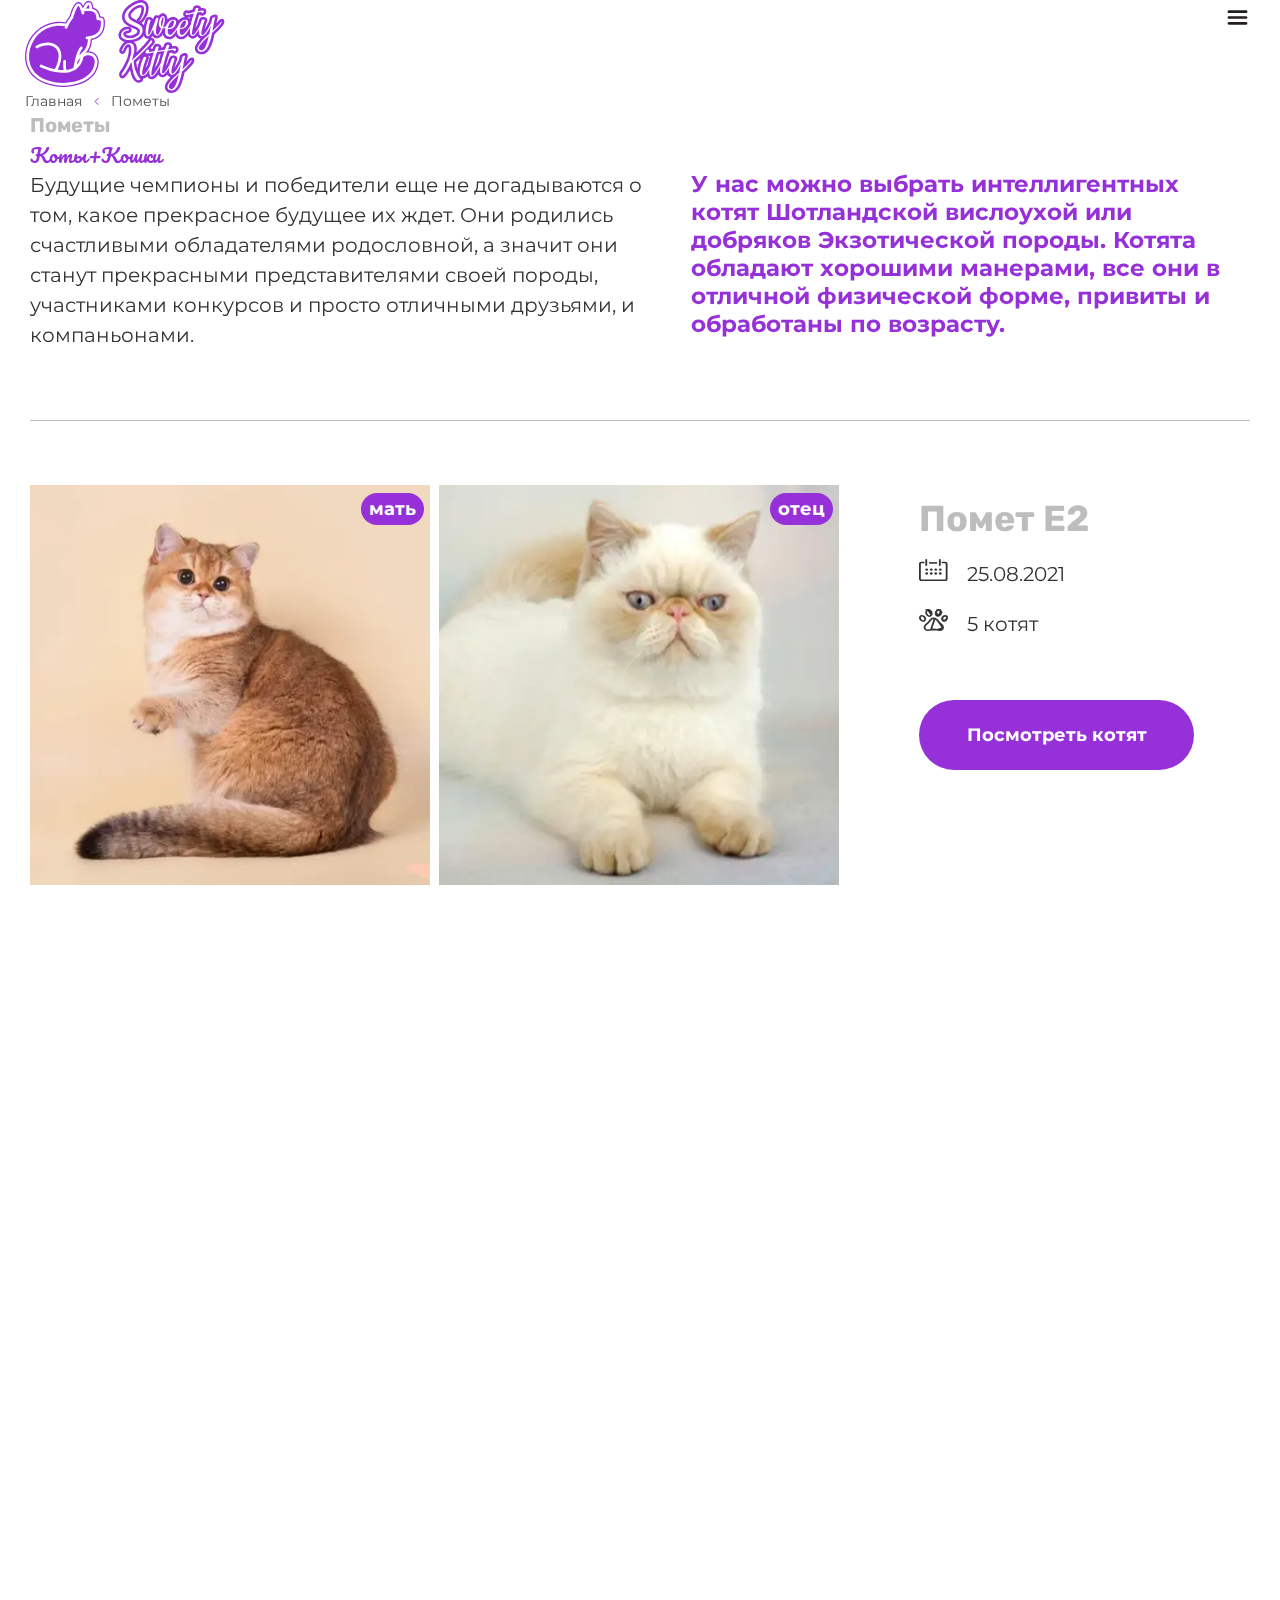
<file: pomet.html>
<!DOCTYPE html><html lang="en"><head>    <meta charset="UTF-8">    <meta http-equiv="X-UA-Compatible" content="IE=edge">    <meta name="viewport" content="width=device-width, initial-scale=1.0">    <link rel="preconnect" href="https://fonts.googleapis.com"><link rel="preconnect" href="https://fonts.gstatic.com" crossorigin><link href="https://fonts.googleapis.com/css2?family=Montserrat:wght@400;700&family=Pacifico&family=Raleway:wght@400;700&family=Rubik:wght@700&display=swap" rel="stylesheet">    <link rel="stylesheet" href="css/style.min.css">    <title>Pomet</title></head><body>    <div class="wrapper">        <aside class="aside">    <picture><source srcset="img/close.svg" type="image/webp"><img src="img/close.svg" alt="" class="aside__close" width="35px" height="35px"></picture>    <div class="header__inner-aside">        <ul class="header__list">            <li class="header__list-item">                <a href="about.html">                    О питомнике            </a>        </li>            <li class="header__list-item">                <a href="pometmore.html">                    Котята            </a>        </li>            <li class="header__list-item">                <a href="kids.html">                    Кошки            </a>        </li>            <li class="header__list-item">                <a href="kids.html">                    Коты            </a>        </li>            <li class="header__list-item">                <a href="pomet.html">                    Пометы            </a>        </li>            <li class="header__list-item">                <a href="map.html">                    Контакты            </a>        </li>        </ul>        <a href="kids.html" class="header__button">            Выбрать котенка        </a>    </div></aside><header class="header">    <div class="container">        <div class="header__inner">        <a href="#" class="header__logo">            <picture><source srcset="img/Лого.svg" type="image/webp"><img src="img/Лого.svg" alt="logo"></picture>        </a>        <picture><source srcset="img/Menu.svg" type="image/webp"><img src="img/Menu.svg" alt="" class="header__menu" width="35px" height="35px"></picture>        <div class="header__inner-item">        <ul class="header__list">            <li class="header__list-item">                <a href="about.html">                    О питомнике            </a>        </li>            <li class="header__list-item">                <a href="pometmore.html">                    Котята            </a>        </li>            <li class="header__list-item">                <a href="kids.html">                    Кошки            </a>        </li>            <li class="header__list-item">                <a href="kids.html">                    Коты            </a>        </li>            <li class="header__list-item">                <a href="pomet.html">                    Пометы            </a>        </li>            <li class="header__list-item">                <a href="map.html">                    Контакты            </a>        </li>        </ul>        <a href="kids.html" class="header__button">            Выбрать котенка        </a>    </div>    </div>    </div></header>        <ul class="breadcrumbs">    <div class="container">    <li class="breadcrumbs__item">        <a href="#" class="breadcrumbs__link">            Главная        </a>        <picture><source srcset="img/breadcrumbs.svg" type="image/webp"><img src="img/breadcrumbs.svg" alt="" class="breadcrumbs__img"></picture>    </li>    <li class="breadcrumbs__item">        <a href="#" class="breadcrumbs__link">            Пометы        </a>    </li></div></ul>        <section class="inner">                            <h2 class="inner__title">                    Пометы                </h2>                <h3 class="inner__subtitle">                    Коты+Кошки                </h3>                <div class="inner__text">                    <p class="text">                        Будущие чемпионы и победители еще не догадываются о том, какое прекрасное будущее их ждет. Они родились счастливыми обладателями родословной, а значит они станут прекрасными представителями своей породы, участниками конкурсов и просто отличными друзьями, и компаньонами.                     </p>                    <p class="text-two">                        У нас можно выбрать интеллигентных котят Шотландской вислоухой или добряков Экзотической породы. Котята обладают хорошими манерами, все они в отличной физической форме, привиты и обработаны по возрасту.                      </p>                </div>                <div class="family">                    <div class="family__inner">                        <a href="#" class="img">                            <picture><source srcset="img/cat_one.webp" type="image/webp"><img src="img/cat_one.png" alt=""></picture>                            <p class="name">                                Cassiopeia (Кассиопея)                            </p>                            <button class="parent">                                мать                            </button>                        </a>                        <a href="#" class="img">                            <picture><source srcset="img/cat_two.webp" type="image/webp"><img src="img/cat_two.png" alt=""></picture>                            <p class="name">                                Cassiopeia (Кассиопея)                            </p>                            <button class="parent">                                отец                            </button>                        </a>                                               <div class="family__item">                            <h3 class="family__item-title">                                Помет E2                            </h3>                            <a href="#" class="family__item-link">                                <picture><source srcset="img/calendar.svg" type="image/webp"><img src="img/calendar.svg" alt="" class="calendar"></picture>                                <time class="data" datetime="2021.08.25">                                    25.08.2021                                </time>                            </a>                            <a href="#" class="family__item-link">                                <picture><source srcset="img/Frame.svg" type="image/webp"><img src="img/Frame.svg" alt="" class="frame"></picture>                                <p class="family__item-text">                                    5 котят                                </p>                            </a>                            <a href="pometmore.html" class="family__btn">                                Посмотреть котят                            </a>                        </div>                    </div>                                    </div>                <div  class="family">                    <div class="family__inner">                        <a href="#" class="img">                            <picture><source srcset="img/cat_one.webp" type="image/webp"><img src="img/cat_one.png" alt=""></picture>                            <p class="name">                                Cassiopeia (Кассиопея)                            </p>                            <button class="parent">                                мать                            </button>                        </a>                        <a href="#" class="img">                            <picture><source srcset="img/cat_two.webp" type="image/webp"><img src="img/cat_two.png" alt=""></picture>                            <p class="name">                                Cassiopeia (Кассиопея)                            </p>                            <button class="parent">                                отец                            </button>                        </a>                                               <div class="family__item">                            <h3 class="family__item-title">                                Помет E2                            </h3>                            <a href="#" class="family__item-link">                                <picture><source srcset="img/calendar.svg" type="image/webp"><img src="img/calendar.svg" alt="" class="calendar"></picture>                                <time class="data" datetime="2021.08.25">                                    25.08.2021                                </time>                            </a>                            <a href="#" class="family__item-link">                                <picture><source srcset="img/Frame.svg" type="image/webp"><img src="img/Frame.svg" alt="" class="frame"></picture>                                <p class="family__item-text">                                    5 котят                                </p>                            </a>                            <a href="pometmore.html" class="family__btn">                                Посмотреть котят                            </a>                        </div>                    </div>                </div>                                <div class="family">                    <div class="family__inner">                        <a href="#" class="img">                            <picture><source srcset="img/cat_one.webp" type="image/webp"><img src="img/cat_one.png" alt=""></picture>                            <p class="name">                                Cassiopeia (Кассиопея)                            </p>                            <button class="parent">                                мать                            </button>                        </a>                        <a href="#" class="img">                            <picture><source srcset="img/cat_two.webp" type="image/webp"><img src="img/cat_two.png" alt=""></picture>                            <p class="name">                                Cassiopeia (Кассиопея)                            </p>                            <button class="parent">                                отец                            </button>                        </a>                                               <div class="family__item">                            <h3 class="family__item-title">                                Помет E2                            </h3>                            <a href="#" class="family__item-link">                                <picture><source srcset="img/calendar.svg" type="image/webp"><img src="img/calendar.svg" alt="" class="calendar"></picture>                                <time class="data" datetime="2021.08.25">                                    25.08.2021                                </time>                            </a>                            <a href="#" class="family__item-link">                                <picture><source srcset="img/Frame.svg" type="image/webp"><img src="img/Frame.svg" alt="" class="frame"></picture>                                <p class="family__item-text">                                    5 котят                                </p>                            </a>                            <a href="pometmore.html" class="family__btn">                                Посмотреть котят                            </a>                        </div>                    </div>                                    </div>                <div class="family">                    <div class="family__inner">                        <a href="#" class="img">                            <picture><source srcset="img/cat_one.webp" type="image/webp"><img src="img/cat_one.png" alt=""></picture>                            <p class="name">                                Cassiopeia (Кассиопея)                            </p>                            <button class="parent">                                мать                            </button>                        </a>                        <a href="#" class="img">                            <picture><source srcset="img/cat_two.webp" type="image/webp"><img src="img/cat_two.png" alt=""></picture>                            <p class="name">                                Cassiopeia (Кассиопея)                            </p>                            <button class="parent">                                отец                            </button>                        </a>                                               <div class="family__item">                            <h3 class="family__item-title">                                Помет E2                            </h3>                            <a href="#" class="family__item-link">                                <picture><source srcset="img/calendar.svg" type="image/webp"><img src="img/calendar.svg" alt="" class="calendar"></picture>                                <time class="data" datetime="2021.08.25">                                    25.08.2021                                </time>                            </a>                            <a href="#" class="family__item-link">                                <picture><source srcset="img/Frame.svg" type="image/webp"><img src="img/Frame.svg" alt="" class="frame"></picture>                                <p class="family__item-text">                                    5 котят                                </p>                            </a>                            <a href="pometmore.html" class="family__btn">                                Посмотреть котят                            </a>                        </div>                    </div>                                    </div>                    </section>        <section class="contacts">            <div class="container">                <div class="contacts__inner">                <div class="contacts__card">                    <h2 class="contacts__card-title">                        ЗАДАТЬ ВОПРОС                    </h2>                    <form action="" class="form">                        <input type="tel" class="number" placeholder="+7 (___) ___ __ __">                        <input type="email" class="email" placeholder="E-mail">                        <input type="text" class="text" placeholder="Ваше сообщение">                        <div class="checkbox">                            <input type="checkbox" class="check">                            <p>Я ознакомился с условиями Политики конфиденциальности и принимаю их</p>                        </div>                        <button class="btn">                            Отправить                        </button>                    </form>                    <picture><source srcset="img/lapa.webp" type="image/webp"><img class="lapa__one" src="img/lapa.png" alt=""></picture>                    <picture><source srcset="img/lapa.webp" type="image/webp"><img src="img/lapa.png" alt="" class="lapa__two"></picture>                </div>                <div class="contacts__item">                    <h2 class="contacts__title">                        НАШИ КОНТАКТЫ                    </h2>                    <div class="contacts__number">                        <div>                        <picture><source srcset="img/tel.svg" type="image/webp"><img src="img/tel.svg" alt=""></picture>                    </div>                        <a href="tel:89895213282">                            8-989-521-32-82                        </a>                    </div>                    <div class="contacts__email">                        <div>                        <picture><source srcset="img/email.svg" type="image/webp"><img src="img/email.svg" alt=""></picture>                    </div>                        <a href="email:mail-anna@rambler.ru">                            mail-anna@rambler.ru                        </a>                    </div>                    <div class="contacts__insta">                        <div>                        <picture><source srcset="img/insta.svg" type="image/webp"><img src="img/insta.svg" alt=""></picture>                    </div>                        <a href="#">                            @sweety_kitty_scottish_fold                        </a>                    </div>                </div>            </div>            </div>        </section>        <footer class="footer">    <a href="#" class="logo__link">        <picture><source srcset="img/Логоfooter.svg" type="image/webp"><img src="img/Логоfooter.svg" alt=""></picture>    </a>    <div class="footer__inner">    <div class="footer__top">        <h3 class="title">О питомнике</h3>        <h3 class="title">Контакты</h3>        <a href="#" class="insta-one">            <p>Мы в Instagram!</p>            <picture><source srcset="img/insta-footer.svg" type="image/webp"><img src="img/insta-footer.svg" alt=""></picture>        </a>    </div>    <div class="footer__body">        <ul class="footer__body-list">            <li class="footer__body-item">                <a href="#" class="list__link">                    Котята                </a>            </li>            <li class="footer__body-item">                <a href="#" class="list__link">                    Кошки                </a>            </li>            <li class="footer__body-item">                <a href="#" class="list__link">                    Коты                </a>            </li>            <li class="footer__body-item">                <a href="#" class="list__link">                    Отзывы                </a>            </li>        </ul>        <ul class="footer__body-list">            <li class="footer__body-item">                <a href="tel:89895213282" class="tel">                    8-989-521-32-82                </a>            </li>            <li class="footer__body-item">                <a href="email:mail-anna@rambler.ru" class="mail">mail-anna@rambler.ru</a>            </li>            <li class="footer__body-item">                <a href="#" class="insta">                     <p>Мы в Instagram!</p>                    <picture><source srcset="img/insta-footer.svg" type="image/webp"><img src="img/insta-footer.svg" alt=""></picture>                </a>            </li>            <li class="footer__body-item">                <button class="btn">                    Связаться с нами                </button>            </li>        </ul>    </div></div></footer>    </div>    <script src="js/script.js"></script></body></html>
</file>
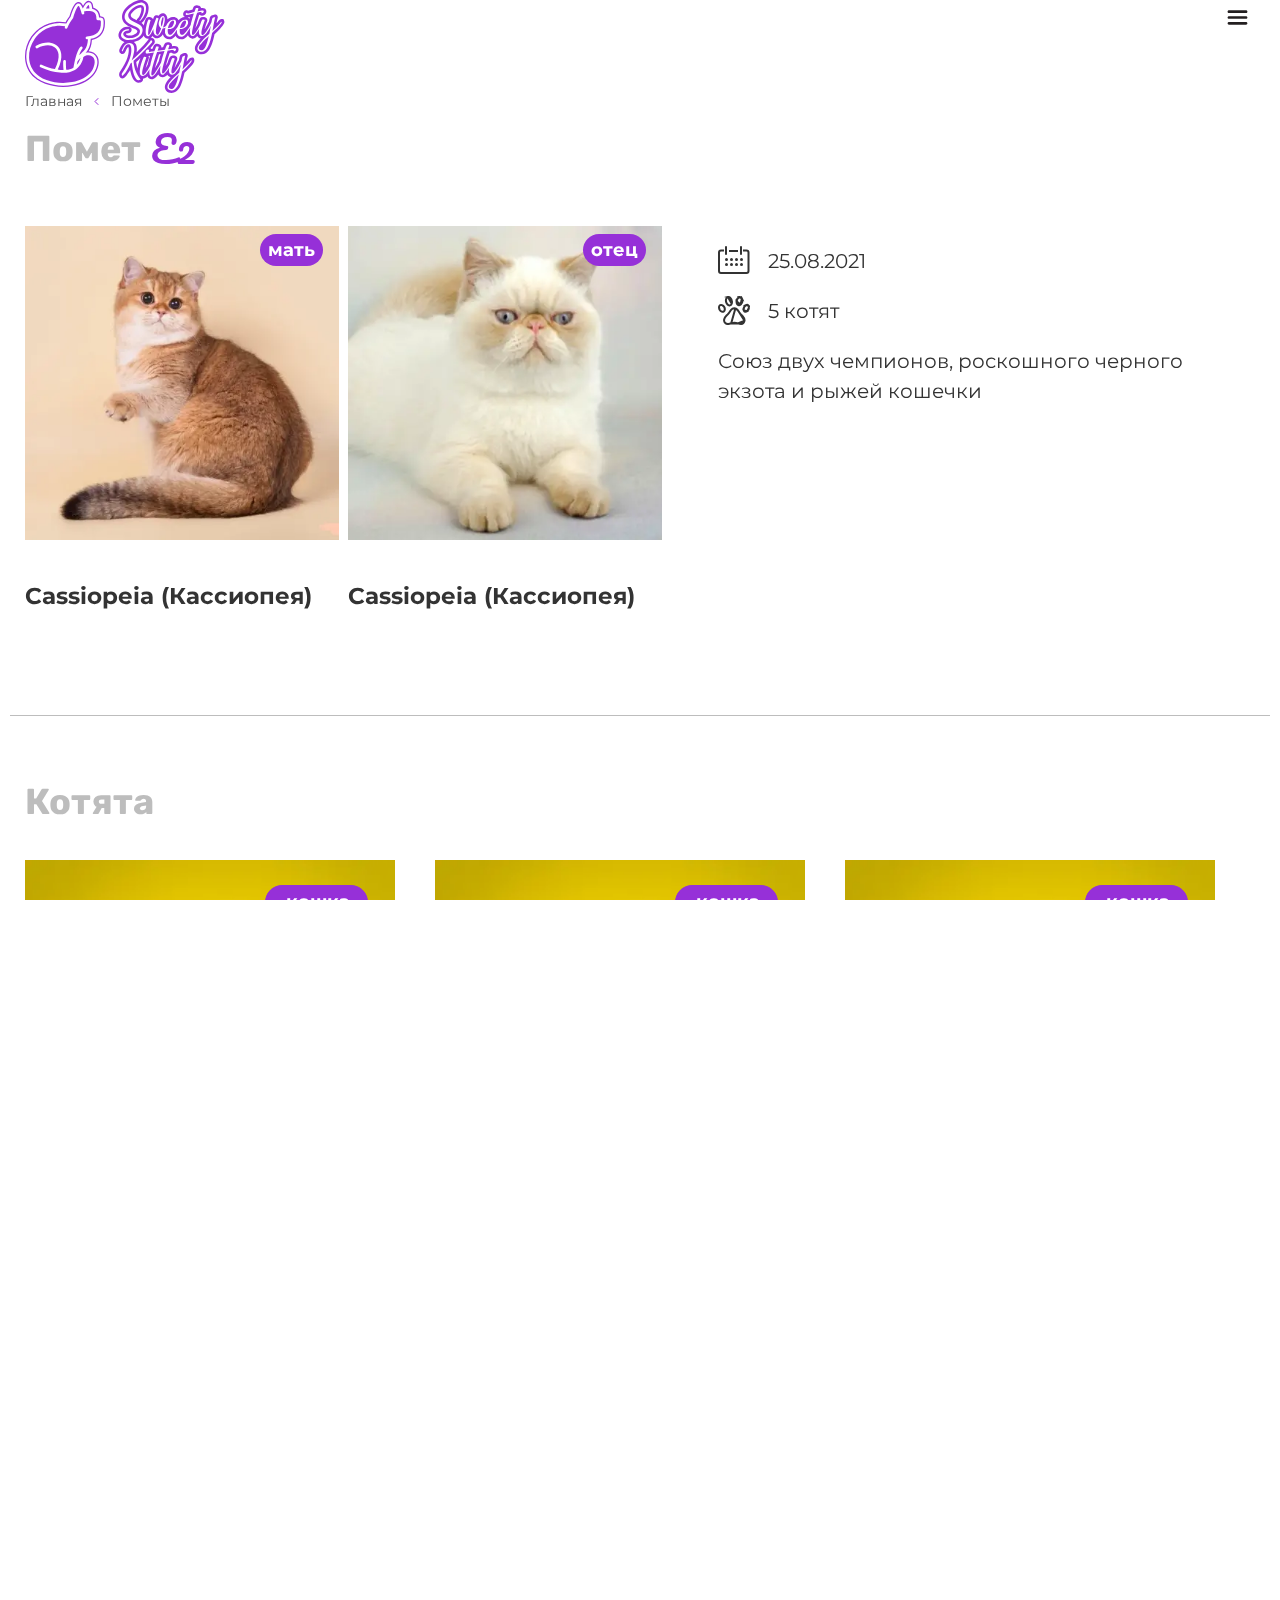
<file: pometmore.html>
<!DOCTYPE html><html lang="en"><head>    <meta charset="UTF-8">    <meta http-equiv="X-UA-Compatible" content="IE=edge">    <meta name="viewport" content="width=device-width, initial-scale=1.0">    <link rel="preconnect" href="https://fonts.googleapis.com"><link rel="preconnect" href="https://fonts.gstatic.com" crossorigin><link href="https://fonts.googleapis.com/css2?family=Montserrat:wght@400;700&family=Pacifico&family=Raleway:wght@400;700&family=Rubik:wght@700&display=swap" rel="stylesheet">    <link rel="stylesheet" href="css/style.min.css">    <title>kids</title></head><body>    <div class="wrapper">        <aside class="aside">    <picture><source srcset="img/close.svg" type="image/webp"><img src="img/close.svg" alt="" class="aside__close" width="35px" height="35px"></picture>    <div class="header__inner-aside">        <ul class="header__list">            <li class="header__list-item">                <a href="about.html">                    О питомнике            </a>        </li>            <li class="header__list-item">                <a href="pometmore.html">                    Котята            </a>        </li>            <li class="header__list-item">                <a href="kids.html">                    Кошки            </a>        </li>            <li class="header__list-item">                <a href="kids.html">                    Коты            </a>        </li>            <li class="header__list-item">                <a href="pomet.html">                    Пометы            </a>        </li>            <li class="header__list-item">                <a href="map.html">                    Контакты            </a>        </li>        </ul>        <a href="kids.html" class="header__button">            Выбрать котенка        </a>    </div></aside><header class="header">    <div class="container">        <div class="header__inner">        <a href="#" class="header__logo">            <picture><source srcset="img/Лого.svg" type="image/webp"><img src="img/Лого.svg" alt="logo"></picture>        </a>        <picture><source srcset="img/Menu.svg" type="image/webp"><img src="img/Menu.svg" alt="" class="header__menu" width="35px" height="35px"></picture>        <div class="header__inner-item">        <ul class="header__list">            <li class="header__list-item">                <a href="about.html">                    О питомнике            </a>        </li>            <li class="header__list-item">                <a href="pometmore.html">                    Котята            </a>        </li>            <li class="header__list-item">                <a href="kids.html">                    Кошки            </a>        </li>            <li class="header__list-item">                <a href="kids.html">                    Коты            </a>        </li>            <li class="header__list-item">                <a href="pomet.html">                    Пометы            </a>        </li>            <li class="header__list-item">                <a href="map.html">                    Контакты            </a>        </li>        </ul>        <a href="kids.html" class="header__button">            Выбрать котенка        </a>    </div>    </div>    </div></header>        <ul class="breadcrumbs">    <div class="container">    <li class="breadcrumbs__item">        <a href="#" class="breadcrumbs__link">            Главная        </a>        <picture><source srcset="img/breadcrumbs.svg" type="image/webp"><img src="img/breadcrumbs.svg" alt="" class="breadcrumbs__img"></picture>    </li>    <li class="breadcrumbs__item">        <a href="#" class="breadcrumbs__link">            Пометы        </a>    </li></div></ul>        <section class="parents">            <div class="container">            <div class="title">            <h1 class="parents__title">                Помет            </h1>            <h2 class="parents__title-cursive">                Е2            </h2>        </div>            <div class="parents__inner">                <a href="#" class="img">                    <picture><source srcset="img/cat_one.webp" type="image/webp"><img src="img/cat_one.png" alt=""></picture>                    <p class="name">                        Cassiopeia (Кассиопея)                    </p>                    <button class="parent">                        мать                    </button>                </a>                <a href="#" class="img">                    <picture><source srcset="img/cat_two.webp" type="image/webp"><img src="img/cat_two.png" alt=""></picture>                    <p class="name">                        Cassiopeia (Кассиопея)                    </p>                    <button class="parent">                        отец                    </button>                </a>                <div class="family__item">                                    <a href="#" class="family__item-link">                        <picture><source srcset="img/calendar.svg" type="image/webp"><img src="img/calendar.svg" alt="" class="calendar"></picture>                        <time class="data" datetime="2021.08.25">                            25.08.2021                        </time>                    </a>                    <a href="#" class="family__item-link">                        <picture><source srcset="img/Frame.svg" type="image/webp"><img src="img/Frame.svg" alt="" class="frame"></picture>                        <p class="family__item-text">                            5 котят                        </p>                    </a>                  <p class="family__item-text">                    Союз двух чемпионов, роскошного черного экзота и рыжей кошечки                  </p>                </div>            </div>        </div>        </section>        <section class="kids">            <div class="container">                <h2 class="kids__title">                    Котята                </h2>                <div class="kids__inner">                    <div class="kids__inner-card">                        <div class="item">                            <a href="kidsmore.html" class="img">                                <picture><source srcset="img/kids.webp" type="image/webp"><img src="img/kids.png" alt=""></picture>                                <p class="img__kids">                                    кошка                                </p>                            </a>                        <p class="name__kid">                            Cassiopeia (Кассиопея)                        </p>                        <p class="status">                            Свободен                        </p>                    </div>                    <span>Дата рождения:</span><time class="data" datetime="2021.11.17">17.11.2021</time>                    <span>Окрас:</span><p class="color">Черно-белый</p>                    </div>                    <div class="kids__inner-card">                        <div class="item">                            <a href="kidsmore.html" class="img">                                <picture><source srcset="img/kids.webp" type="image/webp"><img src="img/kids.png" alt=""></picture>                                <p class="img__kids">                                    кошка                                </p>                            </a>                            <p class="name__kid">                                Cassiopeia (Кассиопея)                            </p>                            <p class="status">                                Свободен                            </p>                        </div>                        <p class="data">Дата рождения:17.11.2021</p>                        <p class="color">Окрас:Черно-белый</p>                    </div>                                                    <div class="kids__inner-card">                        <div class="item">                            <a href="kidsmore.html" class="img">                                <picture><source srcset="img/kids.webp" type="image/webp"><img src="img/kids.png" alt=""></picture>                                <p class="img__kids">                                    кошка                                </p>                            </a>                            <p class="name__kid">                                Cassiopeia (Кассиопея)                            </p>                            <p class="status">                                Свободен                            </p>                        </div>                        <span>Дата рождения:</span><time class="data" datetime="2021.11.17">17.11.2021</time>                        <span>Окрас:</span><p class="color">Черно-белый</p>                    </div>                </div>                    <div class="kids__inner">                    <div class="kids__inner-card">                        <div class="item">                            <a href="kidsmore.html" class="img">                                <picture><source srcset="img/kids.webp" type="image/webp"><img src="img/kids.png" alt=""></picture>                                <p class="img__kids">                                    кошка                                </p>                            </a>                            <p class="name__kid">                                Cassiopeia (Кассиопея)                            </p>                            <p class="status">                                Свободен                            </p>                        </div>                        <span>Дата рождения:</span><time class="data" datetime="2021.11.17">17.11.2021</time>                        <span>Окрас:</span><p class="color">Черно-белый</p>                    </div>                    <div class="kids__inner-card">                        <div class="item">                            <a href="kidsmore.html" class="img">                                <picture><source srcset="img/kids.webp" type="image/webp"><img src="img/kids.png" alt=""></picture>                                <p class="img__kids">                                    кошка                                </p>                            </a>                            <p class="name__kid">                                Cassiopeia (Кассиопея)                            </p>                            <p class="status">                                Свободен                            </p>                        </div>                        <span>Дата рождения:</span><time class="data" datetime="2021.11.17">17.11.2021</time>                        <span>Окрас:</span><p class="color">Черно-белый</p>                    </div>                </div>            </div>        </section>        <section class="contacts">            <div class="container">                <div class="contacts__inner">                <div class="contacts__card">                    <h2 class="contacts__card-title">                        ЗАДАТЬ ВОПРОС                    </h2>                    <form action="" class="form">                        <input type="tel" class="number" placeholder="+7 (___) ___ __ __">                        <input type="email" class="email" placeholder="E-mail">                        <input type="text" class="text" placeholder="Ваше сообщение">                        <div class="checkbox">                            <input type="checkbox" class="check">                            <p>Я ознакомился с условиями Политики конфиденциальности и принимаю их</p>                        </div>                        <button class="btn">                            Отправить                        </button>                    </form>                    <picture><source srcset="img/lapa.webp" type="image/webp"><img class="lapa__one" src="img/lapa.png" alt=""></picture>                    <picture><source srcset="img/lapa.webp" type="image/webp"><img src="img/lapa.png" alt="" class="lapa__two"></picture>                </div>                <div class="contacts__item">                    <h2 class="contacts__title">                        НАШИ КОНТАКТЫ                    </h2>                    <div class="contacts__number">                        <div>                        <picture><source srcset="img/tel.svg" type="image/webp"><img src="img/tel.svg" alt=""></picture>                    </div>                        <a href="tel:89895213282">                            8-989-521-32-82                        </a>                    </div>                    <div class="contacts__email">                        <div>                        <picture><source srcset="img/email.svg" type="image/webp"><img src="img/email.svg" alt=""></picture>                    </div>                        <a href="email:mail-anna@rambler.ru">                            mail-anna@rambler.ru                        </a>                    </div>                    <div class="contacts__insta">                        <div>                        <picture><source srcset="img/insta.svg" type="image/webp"><img src="img/insta.svg" alt=""></picture>                    </div>                        <a href="#">                            @sweety_kitty_scottish_fold                        </a>                    </div>                </div>            </div>            </div>        </section>        <footer class="footer">    <a href="#" class="logo__link">        <picture><source srcset="img/Логоfooter.svg" type="image/webp"><img src="img/Логоfooter.svg" alt=""></picture>    </a>    <div class="footer__inner">    <div class="footer__top">        <h3 class="title">О питомнике</h3>        <h3 class="title">Контакты</h3>        <a href="#" class="insta-one">            <p>Мы в Instagram!</p>            <picture><source srcset="img/insta-footer.svg" type="image/webp"><img src="img/insta-footer.svg" alt=""></picture>        </a>    </div>    <div class="footer__body">        <ul class="footer__body-list">            <li class="footer__body-item">                <a href="#" class="list__link">                    Котята                </a>            </li>            <li class="footer__body-item">                <a href="#" class="list__link">                    Кошки                </a>            </li>            <li class="footer__body-item">                <a href="#" class="list__link">                    Коты                </a>            </li>            <li class="footer__body-item">                <a href="#" class="list__link">                    Отзывы                </a>            </li>        </ul>        <ul class="footer__body-list">            <li class="footer__body-item">                <a href="tel:89895213282" class="tel">                    8-989-521-32-82                </a>            </li>            <li class="footer__body-item">                <a href="email:mail-anna@rambler.ru" class="mail">mail-anna@rambler.ru</a>            </li>            <li class="footer__body-item">                <a href="#" class="insta">                     <p>Мы в Instagram!</p>                    <picture><source srcset="img/insta-footer.svg" type="image/webp"><img src="img/insta-footer.svg" alt=""></picture>                </a>            </li>            <li class="footer__body-item">                <button class="btn">                    Связаться с нами                </button>            </li>        </ul>    </div></div></footer>    </div>    <script src="js/script.js"></script></body></html>
</file>
<file: css/style.min.css>
@charset "UTF-8";.slick-slider{position:relative;display:block;-webkit-box-sizing:border-box;box-sizing:border-box;-webkit-touch-callout:none;-webkit-user-select:none;-moz-user-select:none;-ms-user-select:none;user-select:none;-ms-touch-action:pan-y;touch-action:pan-y;-webkit-tap-highlight-color:transparent}.slick-list{position:relative;overflow:hidden;display:block;margin:0;padding:0}.slick-list:focus{outline:0}.slick-list.dragging{cursor:pointer;cursor:hand}.slick-slider .slick-list,.slick-slider .slick-track{-webkit-transform:translate3d(0,0,0);-ms-transform:translate3d(0,0,0);transform:translate3d(0,0,0)}.slick-track{position:relative;left:0;top:0;display:block;margin-left:auto;margin-right:auto}.slick-track:after,.slick-track:before{content:"";display:table}.slick-track:after{clear:both}.slick-loading .slick-track{visibility:hidden}.slick-slide{float:left;height:100%;min-height:1px;max-width:640px;width:100%;display:none}[dir=rtl] .slick-slide{float:right}.slick-slide img{display:block}.slick-slide.slick-loading img{display:none}.slick-slide.dragging img{pointer-events:none}.slick-initialized .slick-slide{display:block}.slick-loading .slick-slide{visibility:hidden}.slick-vertical .slick-slide{display:block;height:auto;border:1px solid transparent}.slick-arrow.slick-hidden{display:none}.slide{max-width:117px;width:100%;height:117px}.slick-loading .slick-list{background:#fff url(ajax-loader.gif) center center no-repeat}@font-face{font-family:slick;src:url(fonts/slick.eot);src:url(fonts/slick.eot?#iefix) format("embedded-opentype"),url(fonts/slick.woff) format("woff"),url(fonts/slick.ttf) format("truetype"),url(fonts/slick.svg#slick) format("svg");font-weight:400;font-style:normal}.slick-next,.slick-prev{position:absolute;display:block;height:20px;width:20px;line-height:0;font-size:0;cursor:pointer;background:0 0;color:transparent;left:33%;-webkit-transform:translate(0,-53%);-ms-transform:translate(0,-53%);transform:translate(0,-53%);padding:0;border:none;outline:0}.slick-next:focus,.slick-next:hover,.slick-prev:focus,.slick-prev:hover{outline:0;background:0 0;color:transparent}.slick-next:focus:before,.slick-next:hover:before,.slick-prev:focus:before,.slick-prev:hover:before{opacity:1}.slick-next.slick-disabled:before,.slick-prev.slick-disabled:before{opacity:.25}.slick-next:before,.slick-prev:before{font-family:slick;font-size:20px;line-height:1;color:#fff;opacity:.75;-webkit-font-smoothing:antialiased;-moz-osx-font-smoothing:grayscale}.slick-prev{padding-bottom:30px}[dir=rtl] .slick-prev{left:auto}.slick-prev:before{background:url(../img/top.svg) no-repeat;content:"←"}[dir=rtl] .slick-prev:before{content:"→"}.slick-next{padding-top:10px}[dir=rtl] .slick-next{left:-25px;right:auto}.slick-next:before{background:url(../img/bottom.svg) no-repeat;content:"→"}[dir=rtl] .slick-next:before{content:"←"}.slick-dotted.slick-slider{margin-bottom:30px}.slick-dots{position:absolute;bottom:-35px;list-style:none;display:block;text-align:center;padding:0;margin:0;width:100%}.slick-dots li{position:relative;display:inline-block;height:11px;width:11px;margin:0 5px;padding:0;cursor:pointer}.slick-dots li button{border:0;background:#bdbdbd;border-radius:50%;display:block;height:11px;width:11px;outline:0;line-height:0;font-size:0;color:#9630d8;padding:0;cursor:pointer}.slick-dots li button:focus,.slick-dots li button:hover{background:#9630d8;outline:0}.slick-dots li button:focus:before,.slick-dots li button:hover:before{opacity:1}.slick-dots li button:before{position:absolute;top:0;left:0;content:"•";width:20px;height:20px;font-family:slick;font-size:6px;line-height:20px;text-align:center;color:#000;opacity:.25;-webkit-font-smoothing:antialiased;-moz-osx-font-smoothing:grayscale}.slick-dots li.slick-active button:before{background:#9630d8;height:11px;width:11px;border-radius:50%;opacity:.75}@font-face{font-family:Urbanist-Black;font-display:swap;src:url(../fonts/Urbanist-Black.woff) format("woff"),url(../fonts/Urbanist-Black.woff2) format("woff2");font-weight:400;font-style:normal}@font-face{font-family:Urbanist-BoldItalic;font-display:swap;src:url(../fonts/Urbanist-BoldItalic.woff) format("woff"),url(../fonts/Urbanist-BoldItalic.woff2) format("woff2");font-weight:400;font-style:normal}@font-face{font-family:Urbanist-ThinItalic;font-display:swap;src:url(../fonts/Urbanist-ThinItalic.woff) format("woff"),url(../fonts/Urbanist-ThinItalic.woff2) format("woff2");font-weight:400;font-style:normal}html{-webkit-box-sizing:border-box;box-sizing:border-box}*,::after,::before{-webkit-box-sizing:inherit;box-sizing:inherit}ol[class],ul[class]{padding:0}blockquote,body,dd,dl,figcaption,figure,h1,h2,h3,h4,h5,h6,li,ol,p,ul{margin:0;font-size:16px}ul[class]{list-style:none}img{max-width:100%;display:block}button,input,select,textarea{font:inherit}a{text-decoration:none}body,html{height:100%;font-weight:400;font-size:16px;line-height:27px;font-family:"Open Sans",sans-serif;overflow-x:hidden}.wrapper{display:-webkit-box;display:-ms-flexbox;display:flex;-webkit-box-orient:vertical;-webkit-box-direction:normal;-ms-flex-direction:column;flex-direction:column;min-height:100%}.footer{-webkit-box-flex:0;-ms-flex:0 0 auto;flex:0 0 auto}.container{max-width:1260px;margin:0 auto;padding:0 15px}:root{--font:"Montserrat",sans-serif;--cursive:"Pacifico";--title:"Rubik",sans-serif;--btn:"Raleway",sans-serif}aside{position:fixed;min-width:320px;width:100%;height:100vh;background:#fff;-webkit-transform:translateX(100%);-ms-transform:translateX(100%);transform:translateX(100%);z-index:10}aside .aside__close{margin-left:80%;margin-top:2%}aside .header__button{color:#333;font-family:var(--btn);font-size:18px;line-height:21px;font-weight:500;background:0 0;border:1px solid #333;border-radius:200px;padding:10px 15px;width:148px;margin-left:10px;margin-top:36px}aside .header__list{margin-bottom:30px}aside .header__list-item{margin-top:15px;margin-left:10px}aside .header__list-item a{font-family:var(--font);font-weight:700;font-size:18px;line-height:21.9px;color:#333;position:relative}.header__inner-item{display:none}.header__inner{display:-webkit-box;display:-ms-flexbox;display:flex;-webkit-box-pack:justify;-ms-flex-pack:justify;justify-content:space-between}.aside--active{-webkit-transform:translateX(0);-ms-transform:translateX(0);transform:translateX(0);-webkit-transition:.3s;-o-transition:.3s;transition:.3s}.breadcrumbs .container{display:-webkit-box;display:-ms-flexbox;display:flex}.breadcrumbs__item{display:-webkit-box;display:-ms-flexbox;display:flex}.breadcrumbs__img{margin:5px 12px}.breadcrumbs__link{font-family:var(--font);font-size:14px;line-height:17px;font-weight:400;color:#4f4f4f}.breadcrumbs__link:active{font-family:var(--font);font-size:14px;line-height:17px;font-weight:400;color:#9630d8}.breadcrumbs__link:focus{font-family:var(--font);font-size:14px;line-height:17px;font-weight:400;color:#9630d8}.footer{background:#9630d8}.footer .logo__link{padding-top:73px;padding-left:84px}.footer .logo__link img{padding-left:84px}.footer__top{display:none}.footer__body-list{max-width:220px;width:100%;margin:0 auto}.footer__body-item{margin-bottom:20px}.footer .list__link:hover{color:#c5bbbb;-webkit-transition:.3s;-o-transition:.3s;transition:.3s}.footer .list__link{font-family:var(--font);font-weight:700;color:#fff;font-size:16px;line-height:19.5px}.footer .tel{font-weight:400;font-size:18px;line-height:22px;font-family:var(--font);color:#fff}.footer .tel{color:#c5bbbb;-webkit-transition:.3s;-o-transition:.3s;transition:.3s}.footer .mail{font-weight:400;font-size:20px;line-height:30px;font-family:var(--font);color:#fff;margin-bottom:32px}.footer .mail:hover{color:#c5bbbb;-webkit-transition:.3s;-o-transition:.3s;transition:.3s}.footer .btn{font-family:var(--btn);font-size:18px;line-height:21px;color:#fff;font-weight:500;background:0 0;border:1px solid #fff;border-radius:200px;padding:12px 16px;margin-bottom:84px}.footer .btn:hover{-webkit-transform:scale(1.1);-ms-transform:scale(1.1);transform:scale(1.1);-webkit-transition:.3s;-o-transition:.3s;transition:.3s}.footer .insta{display:-webkit-box;display:-ms-flexbox;display:flex}.footer .insta p{font-family:var(--font);font-weight:700;color:#fff;font-size:16px;line-height:19.5px;padding-top:5px;margin-right:18px}.footer .insta p:hover{color:#c5bbbb;-webkit-transition:.3s;-o-transition:.3s;transition:.3s}.main .container{background-image:url(../img/cat.png);background-repeat:no-repeat;background-size:97% 100%;background-position:center;height:100%}.main{padding-top:42px;margin-bottom:50px}.main__text{padding-top:38px;padding-left:25px}.main__text-title{font-family:var(--title);font-weight:700;font-size:17px;line-height:23px;color:#fff;max-width:281px;width:100%;margin:0 auto}.main__text-subtitle{margin-top:20px;font-family:var(--cursive);font-weight:400;font-size:16px;line-height:23.5px;color:#9630d8;max-width:300px;width:100%;-webkit-transform:rotate(20px);-ms-transform:rotate(20px);transform:rotate(20px);margin:0 auto;margin-bottom:5px}.main__text-btn{font-family:var(--btn);font-weight:700;font-size:20px;line-height:19px;color:#fff;width:280px;border-radius:200px;background:#9630d8;border:none;outline:0;padding:16.5px 0;margin:0 auto;margin-top:10px;margin-bottom:10px}.vector__list-item{display:-webkit-box;display:-ms-flexbox;display:flex;margin-bottom:20px}.vector__list-item img{margin-right:60px}.vector__list-item-two{display:-webkit-box;display:-ms-flexbox;display:flex;margin-bottom:20px}.vector__list-item-two img{margin-right:60px}.vector__list-text h3{font-family:Montserrat;font-size:23px;font-style:normal;font-weight:700;line-height:28px;letter-spacing:0;text-align:left}.vector__list-text p{font-family:Montserrat;font-size:20px;font-style:normal;font-weight:400;line-height:30px;letter-spacing:0;text-align:left}.about__title{font-family:var(--title);color:#bdbdbd;font-weight:700;font-size:20px}.about__subtitle{margin-top:10px;margin-bottom:10px;font-family:var(--cursive);color:#9630d8;font-weight:400;font-size:20px}.about__inner{display:contents}.about__text{font-family:var(--font);color:#9630d8;font-weight:700;font-size:23px;margin-bottom:36px}.about__img{display:-webkit-box;display:-ms-flexbox;display:flex;margin-bottom:10px}.about__article{font-family:var(--font);font-weight:400;font-size:20px;line-height:30px;margin-bottom:30px}.about__item a{font-family:var(--font);font-weight:700;font-size:16px;line-height:24px;color:#9630d8}.about__item a:hover{color:#4f0f79;-webkit-transition:.3s;-o-transition:.3s;transition:.3s}.about__img img:nth-child(1){margin-right:42px}.why{background-image:url("../img/bg gray.png");background-repeat:no-repeat;background-size:100% 48%;padding-top:56px}.why__title{font-family:var(--title);color:#bdbdbd;font-weight:700;font-size:20px}.why__subtitle{margin-top:10px;margin-bottom:10px;font-family:var(--cursive);color:#9630d8;font-weight:400;font-size:20px;margin-bottom:65px}.why__inner{display:contents}.why__list-item{display:-webkit-box;display:-ms-flexbox;display:flex;margin-bottom:29px}.why__list-text{margin-left:26px;font-family:var(--font);font-weight:400;font-size:20px;line-height:30px;color:#333}.why__img{display:-webkit-box;display:-ms-flexbox;display:flex}.vector__title{font-family:var(--title);color:#bdbdbd;font-weight:700;font-size:20px}.vector__subtitle{margin-top:10px;margin-bottom:10px;font-family:var(--cursive);color:#9630d8;font-weight:400;font-size:20px;margin-bottom:65px}.create{background-color:rgba(150,48,216,.2);margin-top:90px;padding-bottom:113px}.create__title{padding-top:54px;display:-webkit-box;display:-ms-flexbox;display:flex;-webkit-box-align:center;-ms-flex-align:center;align-items:center;padding-bottom:34px}.create__title img{margin-right:25px}.create__title h2{font-family:var(--title);font-size:20px;color:#9630d8;font-weight:700;line-height:20px;margin-bottom:10px}.create__title h3{font-family:var(--cursive);font-size:20px;line-height:20px;font-weight:400;color:#9630d8}.create__text{font-family:var(--font);font-size:20px;font-weight:400;line-height:30px;color:#333}.create__text-two{font-family:var(--font);font-size:20px;line-height:30px;font-weight:700;color:#333;margin-top:30px}.create__card{background-color:#fff;max-width:320px;width:100%;margin:0 auto;margin-bottom:30px;margin-top:30px}.create__card-img{-o-object-fit:cover;object-fit:cover}.create .card-stick{display:none}.create .card-stick-two{display:none}.create .button{display:-webkit-box;display:-ms-flexbox;display:flex;-ms-flex-pack:distribute;justify-content:space-around}.create .button p{font-family:var(--font);font-weight:700;font-size:18px;line-height:28px;color:#333;margin-top:45px}.create .button button{font-family:var(--btn);font-weight:700;color:#fff;font-size:18px;background:#9630d8;border:none;outline:0;border-radius:200px;padding:13px 10px;margin-top:42px;margin-bottom:46px}.cats{padding-top:88px;padding-bottom:70px}.cats__title{display:-webkit-box;display:-ms-flexbox;display:flex}.cats__title h2{font-family:var(--title);font-weight:700;color:#bdbdbd;font-size:20px}.cats__title h3{font-family:var(--cursive);font-weight:400;font-size:20px;color:#9630d8}.cats__text{padding-top:40px}.cats__text p{font-family:var(--font);font-size:20px;line-height:30px;color:#333;font-weight:400;margin-bottom:20px}.cats__text p:last-child{font-family:var(--font);font-size:20px;line-height:30px;color:#333;font-weight:700}.cats__btn{max-width:320px;width:100%;margin-left:10%;font-family:var(--btn);font-weight:700;font-size:24px;line-height:28px;background:#9630d8;border:none;outline:0;border-radius:200px;color:#fff;padding-top:22.5px;padding-bottom:22.5px}.gallery__card{max-width:320px;width:100%;margin:0 auto}.gallery__card img{-o-object-fit:cover;object-fit:cover}.clients{padding-top:50px}.clients__title{font-family:var(--title);font-size:20px;font-weight:700;color:#bdbdbd;margin-bottom:10px}.clients__subtitle{font-family:var(--cursive);font-size:20px;font-weight:400;color:#9630d8;margin-bottom:40px}.clients__inner{display:contents}.clients__inner p{font-family:var(--font);font-size:23px;line-height:28px;font-weight:400;color:#333}.clients .slider__card{margin-top:50px;min-width:320px;width:100%;background:#fff;-webkit-box-shadow:0 55px 114px rgba(57,57,57,.14);box-shadow:0 55px 114px rgba(57,57,57,.14);border-radius:20px}.clients .slider__reviews{padding:15px}.clients .slider__author{padding-left:15px;padding-bottom:15px;display:-webkit-box;display:-ms-flexbox;display:flex}.clients .slider__author img{margin-right:15px}.clients .author{margin-top:10px;height:42px}.clients .name{font-family:Raleway;font-size:18px;font-style:normal;font-weight:700;line-height:21px;letter-spacing:0;text-align:left}.clients .city{font-family:Raleway;font-size:14px;font-style:normal;font-weight:400;line-height:16px;letter-spacing:0;text-align:left}.contacts{background:rgba(150,48,216,.2);padding-top:56px;padding-bottom:52px;margin-top:100px}.contacts__card{min-width:320px;max-width:510px;background:#fff;-webkit-box-shadow:0 55px 114px rgba(57,57,57,.14);box-shadow:0 55px 114px rgba(57,57,57,.14);border-radius:20px;margin-bottom:50px}.contacts .lapa__one{display:none}.contacts .lapa__two{display:none}.contacts__card-title{font-family:Montserrat;font-size:23px;font-style:normal;font-weight:700;line-height:28px;letter-spacing:0;text-align:left;padding-left:54px;padding-top:60px;margin-bottom:45px}.contacts .number{margin-left:54px;margin-bottom:55px;border:none;font-family:Montserrat;font-size:14px;font-style:normal;font-weight:400;line-height:17px;letter-spacing:-.02em;text-align:left;padding-bottom:20px;border-bottom:1px solid #4f4f4f}.contacts .email{margin-left:54px;margin-bottom:55px;border:none;font-family:Montserrat;font-size:14px;font-style:normal;font-weight:400;line-height:17px;letter-spacing:-.02em;text-align:left;padding-bottom:20px;border-bottom:1px solid #4f4f4f}.contacts .text{margin-left:54px;border:none;font-family:Montserrat;font-size:14px;font-style:normal;font-weight:400;line-height:17px;letter-spacing:-.02em;text-align:left;padding-bottom:20px;border-bottom:1px solid #4f4f4f;margin-bottom:45px}.contacts .checkbox{display:-webkit-box;display:-ms-flexbox;display:flex;margin-bottom:45px}.contacts .check{margin-right:9px;width:16px;height:16px}.contacts .checkbox p{font-family:Montserrat;font-size:14px;font-style:normal;font-weight:400;line-height:17px;letter-spacing:-.02em;text-align:left}.contacts .btn{min-width:212px;margin-left:54px;background:#9630d8;border-radius:200px;border:none;outline:0;padding:24px 0 24px 0;margin-bottom:56px;font-family:Montserrat;font-size:18px;font-style:normal;font-weight:700;line-height:22px;letter-spacing:0;text-align:center;color:#fff}.contacts__number{display:-webkit-box;display:-ms-flexbox;display:flex}.contacts__number a{font-family:var(--font);font-weight:400;font-size:20px;line-height:30px;color:#333;margin-left:22px;margin-bottom:25px}.contacts__email{display:-webkit-box;display:-ms-flexbox;display:flex}.contacts__email a{font-family:var(--font);font-weight:400;font-size:20px;line-height:30px;color:#333;margin-left:22px;margin-bottom:25px}.contacts__insta{display:-webkit-box;display:-ms-flexbox;display:flex}.contacts__insta a{font-family:var(--font);font-weight:400;font-size:20px;line-height:30px;color:#333;margin-left:22px}.contacts__title{font-family:var(--title);font-weight:700;color:#9630d8;font-size:36px;line-height:42px;margin-bottom:40px}.aboutus__title{font-family:var(--title);font-weight:700;font-size:20px;line-height:30px;color:#bdbdbd;margin-top:20px}.aboutus__subtitle{font-family:var(--cursive);color:#9630d8;font-size:20px;line-height:30px}.aboutus .info p{font-family:var(--font);font-weight:700;color:#9630d8;font-size:20px;line-height:30px;margin-top:40px}.aboutus .info a{display:-webkit-box;display:-ms-flexbox;display:flex;margin-top:20px;margin-bottom:20px}.aboutus .info a img{margin-right:20px}.aboutus__text{font-family:var(--font);font-size:20px;line-height:30px;font-weight:400;color:#333}.aboutus__card-one{background-color:#fff;max-width:320px;width:100%;-webkit-box-shadow:0 55px 114px rgba(57,57,57,.14);box-shadow:0 55px 114px rgba(57,57,57,.14);padding:30px 30px 80px 30px;margin:50px auto}.aboutus__card-two{background-color:#fff;max-width:320px;width:100%;-webkit-box-shadow:0 55px 114px rgba(57,57,57,.14);box-shadow:0 55px 114px rgba(57,57,57,.14);padding:30px 30px 80px 30px;margin:50px auto}.aboutus__card-three{background-color:#fff;max-width:320px;width:100%;-webkit-box-shadow:0 55px 114px rgba(57,57,57,.14);box-shadow:0 55px 114px rgba(57,57,57,.14);padding:30px 30px 80px 30px;margin:50px auto}.aboutus__inner-title{font-family:var(--title);font-weight:700;font-size:20px;line-height:30px;color:#bdbdbd;margin-top:20px}.aboutus__inner-text{font-family:var(--font);font-size:20px;line-height:30px;font-weight:400;color:#333}.aboutus__card-one img{-o-object-fit:cover;object-fit:cover}.aboutus__card-two img{-o-object-fit:cover;object-fit:cover}.aboutus__card-three img{-o-object-fit:cover;object-fit:cover}.aboutus .title{font-size:20px;line-height:30px;font-family:var(--font);font-weight:700;color:#9630d8}.aboutus .text{font-family:var(--font);font-size:20px;line-height:30px;font-weight:400;color:#333}.aboutus__inner{margin-bottom:50px}.aboutus .stick{display:none}.aboutus .stick2{display:none}.inner{padding:0 30px}.inner__title{font-family:var(--title);font-weight:700;font-size:20px;line-height:30px;color:#bdbdbd}.inner__subtitle{font-family:var(--cursive);font-weight:400;font-size:20px;line-height:30px;color:#9630d8}.inner__text{padding-bottom:70px;border-bottom:1px solid #bdbdbd;margin-bottom:64px}.inner .family{border-bottom:1px solid #bdbdbd;padding-bottom:63px;margin-bottom:64px}.inner .text{font-family:var(--font);font-weight:400;color:#333;font-size:20px;line-height:30px}.inner .text-two{font-family:var(--font);font-weight:700;color:#9630d8;font-size:20px;line-height:30px}.inner .img{margin-bottom:40px;position:relative}.inner .parent{position:absolute;top:8px;right:-381px;font-family:var(--font);font-weight:700;color:#fff;font-size:18px;line-height:22px;background:#9630d8;border:none;outline:0;border-radius:200px;padding:5px 8px}.inner .name{font-family:var(--font);font-weight:700;font-size:23px;line-height:28px;color:#333;margin-top:42px}.inner .family__item-title{margin-top:20px;margin-bottom:27px;font-family:var(--title);font-weight:700;font-size:36px;color:#bdbdbd}.inner .family__item-link{display:-webkit-box;display:-ms-flexbox;display:flex;margin-bottom:20px}.inner .calendar{margin-right:18.5px}.inner .frame{margin-right:18.5px}.inner .data{font-family:var(--font);font-weight:400;font-size:20px;line-height:30px;color:#333}.inner .family__item-text{font-family:var(--font);font-weight:400;font-size:20px;line-height:30px;color:#333}.inner .family__btn{margin-top:71px;font-family:var(--font);font-weight:700;font-size:18px;line-height:21px;color:#fff;border:none;outline:0;background:#9630d8;padding:23.8px 47.5px;border-radius:200px;max-width:300px;width:100%;margin:0 auto}.parents .container{border-bottom:1px solid #bdbdbd;padding-bottom:65px;margin-bottom:65px}.parents .title{display:-webkit-box;display:-ms-flexbox;display:flex;margin-bottom:20px;margin-top:20px}.parents__title{font-family:var(--title);font-weight:700;font-size:20px;line-height:30px;color:#bdbdbd;margin-right:10px}.parents__title-cursive{font-family:var(--cursive);font-weight:400;font-size:20px;line-height:30px;color:#9630d8}.parents .family__item-link{display:-webkit-box;display:-ms-flexbox;display:flex;margin-bottom:20px;margin-top:20px}.parents .calendar{margin-right:18.5px}.parents .frame{margin-right:18.5px}.parents .data{font-family:var(--font);font-weight:400;font-size:20px;line-height:30px;color:#333}.parents .family__item-text{font-family:var(--font);font-weight:400;font-size:20px;line-height:30px;color:#333}.parents .img{margin-bottom:40px;position:relative}.parents .parent{position:absolute;top:8px;right:-381px;font-family:var(--font);font-weight:700;color:#fff;font-size:18px;line-height:22px;background:#9630d8;border:none;outline:0;border-radius:200px;padding:5px 8px}.parents .name{font-family:var(--font);font-weight:700;font-size:23px;line-height:28px;color:#333;margin-top:42px}.kids__title{font-family:var(--title);font-weight:700;font-size:20px;line-height:30px;color:#bdbdbd;margin-right:10px}.kids__inner-card{max-width:320px;width:100%;margin:0 auto}.kids .name__kid{font-family:var(--font);font-weight:700;font-size:23px;line-height:28px;color:#333;margin-top:42px}.kids .status{font-family:var(--font);font-weight:700;font-size:16px;line-height:19.5px;color:#27ae60;margin-top:22px}.kids .item{border-bottom:1px solid #828282;padding-bottom:22px;margin-bottom:22px}.kids .data{font-family:var(--font);font-weight:400;font-size:16px;line-height:19.5px;color:#333}.kids .color{margin-bottom:65px;font-family:var(--font);font-weight:400;font-size:16px;line-height:19.5px;color:#333}.kids .img{position:relative}.kids .img img{-o-object-fit:cover;object-fit:cover}.kids .img__kids{position:absolute;top:25px;left:125px;border:1px solid #9630d8;background:#9630d8;color:#fff;max-width:103px;text-align:center;border-radius:200px;font-family:Montserrat;font-size:18px;font-style:normal;font-weight:700;line-height:22px;letter-spacing:0;padding:5px 20px}.kids__subtitle{font-family:var(--cursive);font-weight:700;font-size:23px;line-height:28px;color:#9630d8;margin-bottom:20px}.one{font-family:var(--title);font-weight:400;font-size:20px;line-height:30px;color:#333;margin-bottom:58px;margin-right:40px}.two{font-family:var(--cursive);font-weight:700;font-size:23px;line-height:28px;color:#9630d8;margin-bottom:58px}.kids__button{display:-webkit-box;display:-ms-flexbox;display:flex;-ms-flex-wrap:wrap;flex-wrap:wrap}.btn{margin-right:10px;font-family:var(--btn);font-size:18px;line-height:21px;font-weight:700;color:#333;background:#e0e0e0;border:none;outline:0;border-radius:200px;padding:13px 28px;margin-bottom:10px}.tabs__active{display:block}.inner .slider-wrapper{max-width:800px;margin:0 auto}.inner__item{margin-top:16px;min-width:0}.inner__item:nth-child(1){display:none}.inner .img img{-o-object-fit:cover;object-fit:cover}.inner .img--for img{max-width:600px;width:100%;height:510px;-o-object-fit:cover;object-fit:cover}.inner .img:focus{max-width:320px;width:100%}.inner__item:nth-child(2){margin-right:40px}.inner__item-title{font-size:20px;line-height:30px;color:#bdbdbd;font-family:var(--title);font-weight:700}.inner__item-title-two{font-family:var(--cursive);font-weight:400;color:#9630d8;font-size:20px;line-height:30px}.inner__item-text{font-size:18px;line-height:21px;font-family:var(--font);font-weight:400;color:#333;padding-bottom:34px;border-bottom:1px solid #bdbdbd;margin-bottom:40px}.inner__item-btn{margin-top:66px;font-family:var(--font);font-weight:700;font-size:18px;line-height:22px;color:#fff;background:#9630d8;border:none;outline:0;border-radius:200px;padding:23px 47px}.inner .date{font-weight:400;font-family:var(--font);font-size:16px;line-height:19px;color:#333}.inner .pol{font-weight:400;font-family:var(--font);font-size:16px;line-height:19px;color:#333}.inner .color{font-weight:400;font-family:var(--font);font-size:16px;line-height:19px;color:#333}.inner .pomet{font-weight:400;font-family:var(--font);font-size:16px;line-height:19px;color:#333}.inner a img{height:117px}.modal{background:rgba(0,0,0,.4);position:fixed;top:0;bottom:0;left:0;right:0;-webkit-transform:translateY(100%);-ms-transform:translateY(100%);transform:translateY(100%);z-index:10}.modal--active{-webkit-transform:translateY(0);-ms-transform:translateY(0);transform:translateY(0);-webkit-transition:.5s;-o-transition:.5s;transition:.5s}.modal--close{-webkit-transform:translateY(100%);-ms-transform:translateY(100%);transform:translateY(100%);-webkit-transition:.5s;-o-transition:.5s;transition:.5s}.modal__inner-title{font-family:Montserrat;font-size:23px;font-style:normal;font-weight:700;line-height:28px;letter-spacing:0;text-align:left;padding-left:54px;padding-top:60px;margin-bottom:45px}.modal__inner{background:#fff;min-width:290px;max-width:510px;width:100%;-webkit-box-shadow:0 55px 114px rgba(57,57,57,.14);box-shadow:0 55px 114px rgba(57,57,57,.14);border-radius:20px;margin:0 auto;margin-top:1%}.modal__inner-button{position:relative}.modal__btn{position:absolute;top:22px;right:22px;background:0 0;border:none}.form input{display:block}.form__modal input{outline:0;margin-left:54px;border:none;font-family:Montserrat;font-size:14px;font-style:normal;font-weight:400;line-height:17px;letter-spacing:-.02em;text-align:left;padding-bottom:20px;border-bottom:1px solid #4f4f4f;margin-bottom:45px;display:block}.name{min-width:260px}.number{min-width:260px}.email{min-width:260px}.text{min-width:260px}.modal__checkbox{display:-webkit-box;display:-ms-flexbox;display:flex}.check{margin-right:9px;width:16px;height:16px}.enter__btn{min-width:260px;max-width:320px;margin-left:54px;background:#9630d8;border-radius:200px;border:none;outline:0;padding:24px 0 24px 0;margin-bottom:56px;font-family:Montserrat;font-size:18px;font-style:normal;font-weight:700;line-height:22px;letter-spacing:0;text-align:center;color:#fff}.contacts__map{margin-top:27px}.contacts__map__card{min-width:320px;max-width:510px;background:#fff;-webkit-box-shadow:0 55px 114px rgba(57,57,57,.14);box-shadow:0 55px 114px rgba(57,57,57,.14);border-radius:20px;margin-bottom:50px}.contacts__map .lapa__one{display:none}.contacts__map .lapa__two{display:none}.contacts__map__card-title{font-family:Montserrat;font-size:23px;font-style:normal;font-weight:700;line-height:28px;letter-spacing:0;text-align:left;padding-left:54px;padding-top:60px;margin-bottom:45px}.contacts__map .number{margin-left:54px;margin-bottom:55px;border:none;font-family:Montserrat;font-size:14px;font-style:normal;font-weight:400;line-height:17px;letter-spacing:-.02em;text-align:left;padding-bottom:20px;border-bottom:1px solid #4f4f4f}.contacts__map .email{margin-left:54px;margin-bottom:55px;border:none;font-family:Montserrat;font-size:14px;font-style:normal;font-weight:400;line-height:17px;letter-spacing:-.02em;text-align:left;padding-bottom:20px;border-bottom:1px solid #4f4f4f}.contacts__map .text{margin-left:54px;border:none;font-family:Montserrat;font-size:14px;font-style:normal;font-weight:400;line-height:17px;letter-spacing:-.02em;text-align:left;padding-bottom:20px;border-bottom:1px solid #4f4f4f;margin-bottom:45px}.contacts__map .checkbox{display:-webkit-box;display:-ms-flexbox;display:flex;margin-bottom:45px}.contacts__map .check{margin-right:9px;width:16px;height:16px}.contacts__map .checkbox p{font-family:Montserrat;font-size:14px;font-style:normal;font-weight:400;line-height:17px;letter-spacing:-.02em;text-align:left}.contacts__map .btn{min-width:212px;margin-left:54px;background:#9630d8;border-radius:200px;border:none;outline:0;padding:24px 0 24px 0;margin-bottom:56px;font-family:Montserrat;font-size:18px;font-style:normal;font-weight:700;line-height:22px;letter-spacing:0;text-align:center;color:#fff}.contacts__map__number{display:-webkit-box;display:-ms-flexbox;display:flex}.contacts__map__number a{font-family:var(--font);font-weight:400;font-size:20px;line-height:30px;color:#333;margin-left:22px;margin-bottom:25px}.contacts__map__email{display:-webkit-box;display:-ms-flexbox;display:flex}.contacts__map__email a{font-family:var(--font);font-weight:400;font-size:20px;line-height:30px;color:#333;margin-left:22px;margin-bottom:25px}.contacts__map__insta{display:-webkit-box;display:-ms-flexbox;display:flex}.contacts__map__insta a{font-family:var(--font);font-weight:400;font-size:20px;line-height:30px;color:#333;margin-left:22px}.contacts__map__title{font-family:var(--title);font-weight:700;color:#9630d8;font-size:36px;line-height:42px;margin-bottom:40px}.politics{padding-bottom:145px}.politics__title{font-family:var(--title);font-weight:700;font-size:36px;line-height:42px;color:#bdbdbd}.politics__subtitle{font-family:var(--cursive);font-weight:700;font-size:36px;line-height:42px;color:#9630d8}.politics__text{font-family:var(--font);font-size:20px;line-height:30px;font-weight:400;color:#333;margin-bottom:40px}.politics__text-weight{font-family:var(--font);font-size:23px;line-height:28px;font-weight:700;color:#333}.politics__list{margin-left:10px;margin-top:40px;margin-bottom:40px}.politics__list-item{font-family:var(--font);font-size:20px;line-height:30px;font-weight:400;color:#333;display:-webkit-box;display:-ms-flexbox;display:flex}.politics__list-item img{margin-right:12px;margin-top:8px}.politics__link{font-family:var(--font);font-size:20px;line-height:30px;font-weight:400;color:#9630d8;display:unset}@media (min-width:768px){.aside{height:50vh}.header__list{margin-top:60px;display:-webkit-box;display:-ms-flexbox;display:flex;-ms-flex-pack:distribute;justify-content:space-around}.header__button{margin-left:40%}.footer{display:-webkit-box;display:-ms-flexbox;display:flex}.footer__body{margin-left:80px}.footer__body-list:nth-child(1){padding-top:84px}.main .container{background-image:url(../img/cat.png);background-repeat:no-repeat;background-size:97%;background-position:center;height:100%}.main__text{padding-top:80px;padding-left:31px}.main__text-title{font-family:var(--title);font-weight:700;font-size:29px;line-height:38px;color:#fff;max-width:481px;width:100%}.main__text-subtitle{font-family:var(--cursive);font-weight:400;font-size:26px;line-height:30.5px;color:#9630d8;max-width:300px;width:100%;-webkit-transform:rotate(20px);-ms-transform:rotate(20px);transform:rotate(20px);margin-left:307px;margin-bottom:5px}.main__text-btn{font-family:var(--btn);font-weight:700;font-size:20px;line-height:19px;color:#fff;width:280px;border-radius:200px;background:#9630d8;border:none;outline:0;padding:22.5px 0;-webkit-transform:scale(1);-ms-transform:scale(1);transform:scale(1);margin-bottom:140px}.create{background-color:rgba(150,48,216,.2);margin-top:90px;padding-bottom:113px}.create__title{padding-top:54px;display:-webkit-box;display:-ms-flexbox;display:flex;-webkit-box-align:center;-ms-flex-align:center;align-items:center;padding-bottom:34px}.create__title img{margin-right:25px}.create__title h2{font-family:var(--title);font-size:20px;color:#9630d8;font-weight:700;line-height:20px;margin-bottom:10px}.create__title h3{font-family:var(--cursive);font-size:20px;line-height:20px;font-weight:400;color:#9630d8}.create__text{font-family:var(--font);font-size:20px;font-weight:400;line-height:30px;color:#333}.create__text-two{font-family:var(--font);font-size:20px;line-height:30px;font-weight:700;color:#333;margin-top:30px}.create__card{background-color:#fff;max-width:320px;width:100%;margin:0 auto;margin-bottom:30px;margin-top:56px;padding:40px 40px 0 40px;position:relative}.create__card-img{-o-object-fit:contain;object-fit:contain}.create__inner{display:-webkit-box;display:-ms-flexbox;display:flex}.create .button{display:-webkit-box;display:-ms-flexbox;display:flex;-ms-flex-pack:distribute;justify-content:space-around}.create .button p{font-family:var(--font);font-weight:700;font-size:18px;line-height:28px;color:#333;margin-top:45px}.create .button button{font-family:var(--btn);font-weight:700;color:#fff;font-size:18px;background:#9630d8;border:none;outline:0;border-radius:200px;padding:13px 10px;margin-top:42px;margin-bottom:46px}.create .card-stick{position:absolute;top:0;left:0;width:105px;display:block}.create .card-stick-two{position:absolute;top:0;right:0;width:105px;display:block}.cats{padding-top:88px}.cats__title{display:-webkit-box;display:-ms-flexbox;display:flex}.cats__title h2{font-family:var(--title);font-weight:700;color:#bdbdbd;font-size:36px;line-height:39px}.cats__title h3{font-family:var(--cursive);font-weight:400;font-size:36px;line-height:39px;color:#9630d8}.cats__text{padding-top:40px}.cats__text p{font-family:var(--font);font-size:20px;line-height:30px;color:#333;font-weight:400;margin-bottom:20px}.cats__text p:last-child{font-family:var(--font);font-size:20px;line-height:30px;color:#333;font-weight:700}.cats__btn{max-width:400px;width:100%;margin-left:25%;font-family:var(--btn);font-weight:700;font-size:24px;line-height:28px;background:#9630d8;border:none;outline:0;border-radius:200px;color:#fff;padding-top:22.5px;padding-bottom:22.5px}.gallery__inner{display:-webkit-box;display:-ms-flexbox;display:flex}.contacts{margin-top:152px}.contacts__card{position:relative}.contacts .lapa__one{position:absolute;top:30%;right:-15%;z-index:-1;display:block}.contacts .lapa__two{position:absolute;top:54%;right:-17%;z-index:-1;-webkit-transform:rotate(45deg);-ms-transform:rotate(45deg);transform:rotate(45deg);display:block}.contacts .btn{min-width:300px}.aboutus__inner{display:-webkit-box;display:-ms-flexbox;display:flex}.aboutus .info p{margin-right:44px;max-width:506px;width:100%}.aboutus__text{padding-top:40px;max-width:320px;width:100%}.aboutus__card-one{-webkit-box-ordinal-group:2;-ms-flex-order:1;order:1;min-width:320px;width:100%}.aboutus__card-two{min-width:320px;width:100%}.aboutus__card-three{-webkit-box-ordinal-group:2;-ms-flex-order:1;order:1;min-width:320px;width:100%}.inner__text{display:-webkit-box;display:-ms-flexbox;display:flex}.inner .text{font-family:var(--font);font-weight:400;color:#333;font-size:20px;line-height:30px;margin-right:39px}.inner .text-two{font-family:var(--font);font-weight:700;color:#9630d8;font-size:23px;line-height:28px}.inner .family__inner{max-width:320px;width:100%;margin:0 auto}.inner .img img{height:400px;max-width:320px;width:100%;position:relative}.inner .parent{position:absolute;top:8px;right:-285px}.inner .img img{-o-object-fit:cover;object-fit:cover}.parents .parent{position:absolute;top:8px;right:16px}.parents .container{border-bottom:1px solid #bdbdbd;padding-bottom:65px;margin-bottom:65px}.parents .title{display:-webkit-box;display:-ms-flexbox;display:flex;margin-bottom:56px;margin-top:18px}.parents__title{font-family:var(--title);font-weight:700;font-size:36px;line-height:42px;color:#bdbdbd;margin-right:10px}.parents__title-cursive{font-family:var(--cursive);font-weight:400;font-size:36px;line-height:42px;color:#9630d8}.parents__inner{display:-webkit-box;display:-ms-flexbox;display:flex}.parents .img:nth-child(1){margin-right:9px}.parents .img:nth-child(2){margin-right:56px}.kids__title{font-size:36px;line-height:42px}.kids__inner{display:-webkit-box;display:-ms-flexbox;display:flex;margin-top:37px}.kids__inner-card{margin:0;margin-right:40px}.inner__item:nth-child(1){display:block}.slide-img{margin-right:60px;max-width:320px;width:100%}.contacts__map__card{position:relative}.contacts__map .lapa__one{position:absolute;top:30%;right:-15%;z-index:-1;display:block}.contacts__map .lapa__two{position:absolute;top:54%;right:-17%;z-index:-1;-webkit-transform:rotate(45deg);-ms-transform:rotate(45deg);transform:rotate(45deg);display:block}.contacts__map .btn{min-width:300px}}@media (min-width:976px){.slick-slide{float:left;height:100%;min-height:1px;max-width:640px;width:100%;margin-bottom:3px}.footer{-ms-flex-pack:distribute;justify-content:space-around}.footer__top{display:-webkit-box;display:-ms-flexbox;display:flex;-webkit-box-pack:justify;-ms-flex-pack:justify;justify-content:space-between;padding-top:72px}.footer__body-list:nth-child(1){padding-top:0}.footer__body-list{margin:0}.footer__body{display:-webkit-box;display:-ms-flexbox;display:flex;margin-left:0}.footer .insta{display:none}.footer .title{font-family:var(--font);font-weight:700;color:#fff;font-size:16px;line-height:19.5px;margin-right:105px}.footer .insta-one{display:-webkit-box;display:-ms-flexbox;display:flex}.footer .insta-one p{font-family:var(--font);font-weight:700;color:#fff;font-size:16px;line-height:19.5px;margin-right:18px}.footer .insta-one p:hover{color:#c5bbbb;-webkit-transition:.3s;-o-transition:.3s;transition:.3s}.main__text{padding-top:80px;padding-left:61px}.main__text-title{font-family:var(--title);font-weight:700;font-size:40px;line-height:60px;color:#fff;max-width:681px;width:100%}.main__text-subtitle{font-family:var(--cursive);font-weight:400;font-size:26px;line-height:39.5px;color:#9630d8;max-width:347px;width:100%;-webkit-transform:rotate(20px);-ms-transform:rotate(20px);transform:rotate(20px);margin-left:407px;margin-bottom:5px}.main__text-btn{font-family:var(--btn);font-weight:700;font-size:24px;line-height:28px;color:#fff;width:354px;border-radius:200px;background:#9630d8;border:none;outline:0;padding:22.5px 0;-webkit-transform:scale(1);-ms-transform:scale(1);transform:scale(1);margin-bottom:140px}.main__text-btn:hover{-webkit-transform:scale(1.1);-ms-transform:scale(1.1);transform:scale(1.1);-webkit-transition:.3s;-o-transition:.3s;transition:.3s}.about{padding-top:106px}.about__title{font-family:var(--title);color:#bdbdbd;font-weight:700;font-size:36px}.about__subtitle{margin-top:10px;margin-bottom:49px;font-family:var(--cursive);color:#9630d8;font-weight:400;font-size:36px}.about__inner{display:-webkit-box;display:-ms-flexbox;display:flex}.about__text{font-family:var(--font);color:#9630d8;font-weight:700;font-size:23px;margin-bottom:36px}.about__img{display:-webkit-box;display:-ms-flexbox;display:flex;margin-bottom:10px}.about__article{font-family:var(--font);font-weight:400;font-size:20px;line-height:30px;margin-bottom:30px}.about__item:first-child{margin-right:44px}.about__item a{font-family:var(--font);font-weight:700;font-size:16px;line-height:24px;color:#9630d8}.about__item a:hover{color:#4f0f79;-webkit-transition:.3s;-o-transition:.3s;transition:.3s}.why{margin-top:120px}.why__inner{display:-webkit-box;display:-ms-flexbox;display:flex}.why__list:first-child{margin-right:42px}.why__img{display:-webkit-box;display:-ms-flexbox;display:flex;-webkit-box-pack:center;-ms-flex-pack:center;justify-content:center}.why__title{font-family:var(--title);color:#bdbdbd;font-weight:700;font-size:36px;line-height:42px}.why__subtitle{margin-top:10px;margin-bottom:10px;font-family:var(--cursive);color:#9630d8;font-weight:400;font-size:36px;line-height:39px;margin-bottom:65px}.klubok{padding-top:140px;width:200px;position:absolute;top:-20%;left:23%}.cat{position:absolute;top:-16%;width:350px}.vector{padding-top:110px}.vector__title{font-family:var(--title);color:#bdbdbd;font-weight:700;font-size:36px;line-height:24px}.vector__subtitle{margin-top:10px;margin-bottom:10px;font-family:var(--cursive);color:#9630d8;font-weight:400;font-size:36px;line-height:39px;margin-bottom:65px}.vector__inner{display:-webkit-box;display:-ms-flexbox;display:flex}.vector__list-text{max-width:450px;width:100%}.vector__list-item{display:-webkit-box;display:-ms-flexbox;display:flex}.vector__list-item img{margin-right:20px}.vector__list-item-two{display:-webkit-box;display:-ms-flexbox;display:flex}.vector__list-item-two img{margin-right:20px}.vector__list-item-two:nth-child(1){position:absolute;top:25%;left:51%}.vector__list-item-two:nth-child(2){position:absolute;top:55%;left:60%}.vector__list-item:nth-child(1){position:absolute;top:34%;left:5%}.vector__list-item:nth-child(2){position:absolute;top:57%;left:12%}.vector__list-item:nth-child(3){position:absolute;top:81%;left:26%}.vector__list-item h3{font-family:var(--font);font-weight:700;font-size:18px;line-height:18px;color:#333;margin-bottom:10px}.vector__list-item p{font-family:var(--font);font-weight:400;color:#333;font-size:19px;line-height:20px}.vector__list-item-two{list-style-image:url(../img/one.svg)}.vector__list-item-two h3{font-family:var(--font);font-weight:700;font-size:18px;line-height:18px;color:#333;margin-bottom:10px}.vector__list-item-two p{font-family:var(--font);font-weight:400;color:#333;font-size:19px;line-height:20px}.vector__position{margin-top:223px;background-image:url(../img/Vector.svg);background-repeat:no-repeat;background-size:100% 99%;position:relative;z-index:10;height:100vh}.create{background-color:rgba(150,48,216,.2);margin-top:90px;padding-bottom:113px}.create__title{padding-top:54px;display:-webkit-box;display:-ms-flexbox;display:flex;-webkit-box-align:center;-ms-flex-align:center;align-items:center;padding-bottom:34px}.create__title img{margin-right:25px}.create__title h2{font-family:var(--title);font-size:20px;color:#9630d8;font-weight:700;line-height:20px;margin-bottom:10px}.create__title h3{font-family:var(--cursive);font-size:20px;line-height:20px;font-weight:400;color:#9630d8}.create__text{font-family:var(--font);font-size:20px;font-weight:400;line-height:30px;color:#333}.create__text-two{font-family:var(--font);font-size:20px;line-height:30px;font-weight:700;color:#333;margin-top:30px}.create__card{background-color:#fff;max-width:450px;width:100%;margin:0 auto;margin-bottom:30px;margin-top:56px;padding:40px 40px 0 40px;position:relative;-webkit-box-shadow:0 55px 114px rgba(57,57,57,.14);box-shadow:0 55px 114px rgba(57,57,57,.14)}.create__card-img{-o-object-fit:contain;object-fit:contain}.create__inner{display:-webkit-box;display:-ms-flexbox;display:flex}.create .button{display:-webkit-box;display:-ms-flexbox;display:flex;-ms-flex-pack:distribute;justify-content:space-around}.create .button p{font-family:var(--font);font-weight:700;font-size:18px;line-height:28px;color:#333;margin-top:45px}.create .button button{font-family:var(--btn);font-weight:700;color:#fff;font-size:18px;background:#9630d8;border:none;outline:0;border-radius:200px;padding:13px 10px;margin-top:42px;margin-bottom:46px}.create .card-stick{position:absolute;top:0;left:0;width:105px;display:block}.create .card-stick-two{position:absolute;top:0;right:0;width:105px;display:block}.clients{padding-bottom:152px}.clients__inner{display:-webkit-box;display:-ms-flexbox;display:flex}.clients__text{margin-top:100px;margin-right:72px}.clients .slider{min-width:0}.slider__card{min-width:320px;width:100%;background:#fff;-webkit-box-shadow:0 55px 114px rgba(57,57,57,.14);box-shadow:0 55px 114px rgba(57,57,57,.14);border-radius:20px;z-index:12}.contacts__inner{display:-webkit-box;display:-ms-flexbox;display:flex;-ms-flex-pack:distribute;justify-content:space-around}.contacts__item{padding-top:222px}.contacts__title{font-family:var(--title);font-weight:700;color:#9630d8;font-size:36px;line-height:42px;margin-bottom:40px}.contacts__number{display:-webkit-box;display:-ms-flexbox;display:flex}.contacts__number a{font-family:var(--font);font-weight:400;font-size:20px;line-height:30px;color:#333;margin-left:22px;margin-bottom:25px}.contacts__email{display:-webkit-box;display:-ms-flexbox;display:flex}.contacts__email a{font-family:var(--font);font-weight:400;font-size:20px;line-height:30px;color:#333;margin-left:22px;margin-bottom:25px}.contacts__insta{display:-webkit-box;display:-ms-flexbox;display:flex}.contacts__insta a{font-family:var(--font);font-weight:400;font-size:20px;line-height:30px;color:#333;margin-left:22px}.aboutus__inner{display:-webkit-box;display:-ms-flexbox;display:flex;-webkit-box-pack:justify;-ms-flex-pack:justify;justify-content:space-between}.aboutus .info p{margin-right:44px;max-width:506px;width:100%}.aboutus__text{padding-top:40px;max-width:560px;width:100%}.aboutus__card-one{-webkit-box-ordinal-group:2;-ms-flex-order:1;order:1;min-width:320px;width:100%}.aboutus__card-two{min-width:320px;width:100%}.aboutus__card-three{-webkit-box-ordinal-group:2;-ms-flex-order:1;order:1;min-width:320px;width:100%}.aboutus .info p{font-family:var(--font);font-weight:700;color:#9630d8;font-size:23px;line-height:30px;margin-top:40px}.aboutus__text{padding-top:40px;max-width:730px;margin-left:44px;width:100%}.aboutus__inner-title{font-family:var(--title);font-weight:700;font-size:36px;line-height:42px;color:#bdbdbd;margin-top:20px}.aboutus__card-one{-webkit-box-ordinal-group:2;-ms-flex-order:1;order:1;max-width:384px;width:100%;margin-left:80px;position:relative}.aboutus__card-two{max-width:384px;width:100%;margin-right:80px;position:relative}.aboutus__card-three{-webkit-box-ordinal-group:2;-ms-flex-order:1;order:1;max-width:384px;width:100%;margin-left:80px}.aboutus .stick{display:block;position:absolute;top:0;left:0}.aboutus .stick2{display:block;position:absolute;top:0;right:0;width:205px}.inner .family__inner{max-width:100%;display:-webkit-box;display:-ms-flexbox;display:flex}.inner .family__item{margin-left:71px}.inner .family__btn{margin-top:71px}.inner .parent{position:absolute;top:8px;right:15px}.inner .calendar{margin-right:18.5px;width:29px;height:22px}.inner .frame{margin-right:18.5px;width:29px;height:22px;margin-bottom:71px}.kids__subtitle{font-family:var(--cursive);font-weight:700;font-size:36px;line-height:63px;color:#9630d8;margin-bottom:38px}.kids__text{display:-webkit-box;display:-ms-flexbox;display:flex}.contacts__map__inner{display:-webkit-box;display:-ms-flexbox;display:flex;-ms-flex-pack:distribute;justify-content:space-around}.contacts__map__item{padding-top:222px}.contacts__map__title{font-family:var(--title);font-weight:700;color:#9630d8;font-size:36px;line-height:42px;margin-bottom:40px}.contacts__map__number{display:-webkit-box;display:-ms-flexbox;display:flex}.contacts__map__number a{font-family:var(--font);font-weight:400;font-size:20px;line-height:30px;color:#333;margin-left:22px;margin-bottom:25px}.contacts__map__email{display:-webkit-box;display:-ms-flexbox;display:flex}.contacts__map__email a{font-family:var(--font);font-weight:400;font-size:20px;line-height:30px;color:#333;margin-left:22px;margin-bottom:25px}.contacts__map__insta{display:-webkit-box;display:-ms-flexbox;display:flex}.contacts__map__insta a{font-family:var(--font);font-weight:400;font-size:20px;line-height:30px;color:#333;margin-left:22px}}@media (min-width:1200px){.slide{max-width:320px;width:100%}.slick{max-width:117px;width:100%}.slick--for{max-width:600px;width:100%;margin-right:13px}.footer .logo__link img{padding-right:100px;border-right:1px solid #fff}.why{background-image:url("../img/bg gray.png");background-repeat:no-repeat;background-size:100% 58%;padding-top:56px}.vector{padding-top:110px}.vector__list-item:nth-child(1){position:absolute;top:34%;left:10%}.vector__position{height:100vh;margin-top:223px;background-image:url(../img/Vector.svg);background-repeat:no-repeat;background-size:100% 90%;position:relative;z-index:10}.klubok{width:343px;position:absolute;top:-45%;left:21.5%}.cat{width:800px;position:absolute;top:-49%;left:41%}.cat__list-text{max-width:450px;width:100%}.cat__list-item{display:-webkit-box;display:-ms-flexbox;display:flex}.cat__list-item img{margin-right:20px}.cat__list-item-two{display:-webkit-box;display:-ms-flexbox;display:flex}.cat__list-item-two img{margin-right:20px}.cat__list-item-two:nth-child(1){position:absolute;top:40%;left:51%}.cat__list-item-two:nth-child(2){position:absolute;top:46%;left:59%}.cat__list-item:nth-child(1){position:absolute;top:40%;left:5%}.cat__list-item:nth-child(2){position:absolute;top:48%;left:12%}.cat__list-item:nth-child(3){position:absolute;top:69%;left:26%}.create{background-color:rgba(150,48,216,.2);margin-top:90px;padding-bottom:113px}.create__title{padding-top:54px;display:-webkit-box;display:-ms-flexbox;display:flex;-webkit-box-align:center;-ms-flex-align:center;align-items:center;padding-bottom:34px}.create__title img{margin-right:25px}.create__title h2{font-family:var(--title);font-size:20px;color:#9630d8;font-weight:700;line-height:20px;margin-bottom:10px}.create__title h3{font-family:var(--cursive);font-size:20px;line-height:20px;font-weight:400;color:#9630d8}.create__text{font-family:var(--font);font-size:20px;font-weight:400;line-height:30px;color:#333}.create__text-two{font-family:var(--font);font-size:20px;line-height:30px;font-weight:700;color:#333;margin-top:30px}.create__card{background-color:#fff;max-width:508px;width:100%;margin:0 auto;margin-bottom:30px;margin-top:56px;padding:40px 40px 0 40px;position:relative;-webkit-box-shadow:0 55px 114px rgba(57,57,57,.14);box-shadow:0 55px 114px rgba(57,57,57,.14)}.create__card-img{-o-object-fit:contain;object-fit:contain}.create__inner{display:-webkit-box;display:-ms-flexbox;display:flex}.create .button{display:-webkit-box;display:-ms-flexbox;display:flex;-ms-flex-pack:distribute;justify-content:space-around}.create .button p{font-family:var(--font);font-weight:700;font-size:23px;line-height:28px;color:#333;margin-top:45px}.create .button button{font-family:var(--btn);font-weight:700;color:#fff;font-size:18px;background:#9630d8;border:none;outline:0;border-radius:200px;padding:13px 30px;margin-top:42px;margin-bottom:46px;-webkit-transform:scale(1);-ms-transform:scale(1);transform:scale(1)}.create .button button:hover{-webkit-transform:scale(1.1);-ms-transform:scale(1.1);transform:scale(1.1);-webkit-transition:.3s;-o-transition:.3s;transition:.3s}.create .card-stick{position:absolute;top:0;left:0;width:205px;display:block}.create .card-stick-two{position:absolute;top:0;right:0;width:205px;display:block}.cats{padding-top:88px}.cats__btn{max-width:400px;width:100%;margin-left:30%;font-family:var(--btn);font-weight:700;font-size:24px;line-height:28px;background:#9630d8;border:none;outline:0;border-radius:200px;color:#fff;padding-top:22.5px;padding-bottom:22.5px;-webkit-transform:scale(1);-ms-transform:scale(1);transform:scale(1)}.cats__btn:hover{max-width:400px;width:100%;font-family:var(--btn);font-weight:700;font-size:24px;line-height:28px;background:#9630d8;border:none;outline:0;border-radius:200px;color:#fff;padding-top:22.5px;padding-bottom:22.5px;-webkit-transform:scale(1.1);-ms-transform:scale(1.1);transform:scale(1.1);-webkit-transition:.3s;-o-transition:.3s;transition:.3s}.gallery__card img{-webkit-transform:scale(1);-ms-transform:scale(1);transform:scale(1)}.gallery__card img:hover{-webkit-transform:scale(1.05);-ms-transform:scale(1.05);transform:scale(1.05);-webkit-transition:.3s;-o-transition:.3s;transition:.3s}.gallery__card:hover{z-index:1000}.contacts .btn:hover{-webkit-transform:scale(1.1);-ms-transform:scale(1.1);transform:scale(1.1);-webkit-transition:.3s;-o-transition:.3s;transition:.3s}.contacts__number a:hover{font-family:var(--font);font-weight:400;font-size:20px;line-height:30px;color:#000;margin-left:22px;margin-bottom:25px;-webkit-transition:.3s;-o-transition:.3s;transition:.3s}.contacts__email a:hover{color:#000;-webkit-transition:.3s;-o-transition:.3s;transition:.3s}.contacts__insta a:hover{color:#000;-webkit-transition:.3s;-o-transition:.3s;transition:.3s}.inner .img img{max-width:400px;width:100%;height:400px;margin-right:9px}.inner .family__btn:hover{-webkit-transform:scale(1.1);-ms-transform:scale(1.1);transform:scale(1.1);-webkit-transition:.3s;-o-transition:.3s;transition:.3s}.inner .parent:hover{-webkit-transform:scale(1.1);-ms-transform:scale(1.1);transform:scale(1.1);-webkit-transition:.3s;-o-transition:.3s;transition:.3s}.kids__inner-card{max-width:400px;width:100%;margin:0;margin-right:40px}.kids .img{position:relative}.kids .img__kids{position:absolute;top:25px;left:240px;border:1px solid #9630d8;background:#9630d8;color:#fff;max-width:103px;text-align:center;border-radius:200px;font-family:Montserrat;font-size:18px;font-style:normal;font-weight:700;line-height:22px;letter-spacing:0;padding:5px 20px}.btn:hover{color:#fff;background-color:#9630d8;-webkit-transition:.3s;-o-transition:.3s;transition:.3s}.inner .container{display:-webkit-box;display:-ms-flexbox;display:flex}.inner__item{margin-bottom:90px}.inner__item:nth-child(3){min-width:509px}.inner .slider-wrapper{display:-webkit-box;display:-ms-flexbox;display:flex;max-height:524px;margin:0}.inner__item-btn:hover{-webkit-transform:scale(1.1);-ms-transform:scale(1.1);transform:scale(1.1);-webkit-transition:.3s;-o-transition:.3s;transition:.3s}.contacts__map .btn:hover{-webkit-transform:scale(1.1);-ms-transform:scale(1.1);transform:scale(1.1);-webkit-transition:.3s;-o-transition:.3s;transition:.3s}.contacts__map__number a:hover{font-family:var(--font);font-weight:400;font-size:20px;line-height:30px;color:#000;margin-left:22px;margin-bottom:25px;-webkit-transition:.3s;-o-transition:.3s;transition:.3s}.contacts__map__email a:hover{color:#000;-webkit-transition:.3s;-o-transition:.3s;transition:.3s}.contacts__map__insta a:hover{color:#000;-webkit-transition:.3s;-o-transition:.3s;transition:.3s}}@media (min-width:1400px){.header{height:134px}.header__logo{margin-right:97px;padding-top:21px;width:199px;height:93px}.header__inner{display:-webkit-box;display:-ms-flexbox;display:flex}.header__list{display:-webkit-box;display:-ms-flexbox;display:flex}.header__list-item{margin-right:40px}.header__list-item:last-child{margin-right:0}.header__list-item a{font-family:var(--font);font-weight:700;font-size:18px;line-height:21.9px;color:#333;position:relative}.header__list-item a::after{position:absolute;content:"";height:4px;background:#9630d8;width:0;bottom:-15px;left:30%;border-radius:4px}.header__list-item a:hover{color:#9630d8;-webkit-transition:.3s;-o-transition:.3s;transition:.3s}.header__list-item a:hover::after{position:absolute;content:"";height:4px;background:#9630d8;width:37.88%;bottom:-15px;left:30%;border-radius:4px;-webkit-transition:.3s;-o-transition:.3s;transition:.3s}.header__button{color:#333;font-family:var(--btn);font-size:18px;line-height:21px;font-weight:500;text-align:center;background:0 0;border:1px solid #333;border-radius:200px;padding:10px 15px;width:148px;margin-top:36px;margin-left:78px}.header__button:hover{background:#333;color:#fff;-webkit-transition:.3s;-o-transition:.3s;transition:.3s}.header__inner-item{display:contents}.header__menu{display:none}.main.container{background-image:url(../img/cat.png);background-repeat:no-repeat;background-size:100%;height:100%}.main__text{padding-top:130px;padding-left:61px}.main__text-title{font-family:var(--title);font-weight:700;font-size:60px;line-height:60px;color:#fff;max-width:881px;width:100%}.main__text-subtitle{font-family:var(--cursive);font-weight:400;font-size:36px;line-height:39.5px;color:#9630d8;max-width:447px;width:100%;-webkit-transform:rotate(20px);-ms-transform:rotate(20px);transform:rotate(20px);margin-left:507px;margin-bottom:5px}.main__text-btn{font-family:var(--btn);font-weight:700;font-size:24px;line-height:28px;color:#fff;width:354px;border-radius:200px;background:#9630d8;border:none;outline:0;padding:22.5px 0;-webkit-transform:scale(1);-ms-transform:scale(1);transform:scale(1);margin-bottom:140px}.main__text-btn:hover{-webkit-transform:scale(1.1);-ms-transform:scale(1.1);transform:scale(1.1);-webkit-transition:.3s;-o-transition:.3s;transition:.3s}.klubok{top:-36%}}@media (min-width:1440px){.why{background-image:url("../img/bg gray.png");background-repeat:no-repeat;background-size:100% 52%;padding-top:56px}.vector__list-text{max-width:450px;width:100%}.vector__list-item{display:-webkit-box;display:-ms-flexbox;display:flex}.vector__list-item img{margin-right:20px}.vector__list-item-two{display:-webkit-box;display:-ms-flexbox;display:flex}.vector__list-item-two img{margin-right:20px}.vector__list-item-two:nth-child(1){position:absolute;top:31%;left:51%}.vector__list-item-two:nth-child(2){position:absolute;top:54%;left:59%}.vector__list-item:nth-child(1){position:absolute;top:33%;left:9%}.vector__list-item:nth-child(2){position:absolute;top:58%;left:15%}.vector__list-item:nth-child(3){position:absolute;top:82%;left:26%}.vector__position{margin-top:223px;background-image:url(../img/Vector.svg);background-repeat:no-repeat;background-size:100% 90%;position:relative;z-index:10}.klubok{width:343px;position:absolute;top:-36%;left:22.5%}.cat{width:800px;position:absolute;top:-33%;left:41%}}@media (min-width:1600px){.why{background-image:url("../img/bg gray.png");background-repeat:no-repeat;background-size:100% 54%;padding-top:56px}.vector .vector__list-text{max-width:450px;width:100%}.vector .vector__list-item{display:-webkit-box;display:-ms-flexbox;display:flex}.vector .vector__list-item img{margin-right:20px}.vector .vector__list-item-two{display:-webkit-box;display:-ms-flexbox;display:flex}.vector .vector__list-item-two img{margin-right:20px}.vector .vector__list-item-two:nth-child(1){position:absolute;top:31%;left:51%}.vector .vector__list-item-two:nth-child(2){position:absolute;top:54%;left:59%}.vector .vector__list-item:nth-child(1){position:absolute;top:33%;left:9%}.vector .vector__list-item:nth-child(2){position:absolute;top:58%;left:15%}.vector .vector__list-item:nth-child(3){position:absolute;top:82%;left:26%}.vector__position{margin-top:223px;background-image:url(../img/Vector.svg);background-repeat:no-repeat;background-size:100% 90%;position:relative;z-index:10}.klubok{width:343px;position:absolute;top:-28%;left:23%}.cat{width:800px;position:absolute;top:-33%;left:41%}}@media (min-width:1920px){.vector__list-text{max-width:450px;width:100%}.vector__list-item{display:-webkit-box;display:-ms-flexbox;display:flex}.vector__list-item img{margin-right:20px}.vector__list-item-two{display:-webkit-box;display:-ms-flexbox;display:flex}.vector__list-item-two img{margin-right:20px}.vector__list-item-two:nth-child(1){position:absolute;top:31%;left:51%}.vector__list-item-two:nth-child(2){position:absolute;top:54%;left:59%}.vector__list-item:nth-child(1){position:absolute;top:40%;left:9%}.vector__list-item:nth-child(2){position:absolute;top:58%;left:15%}.vector__list-item:nth-child(3){position:absolute;top:82%;left:26%}.vector__position{margin-top:223px;background-image:url(../img/Vector.svg);background-repeat:no-repeat;background-size:100% 90%;position:relative;z-index:10}.klubok{width:343px;position:absolute;top:-27.5%;left:23.5%}.cat{width:800px;position:absolute;top:-33%;left:41%}}@supports (-webkit-appearance:none){.slick-loading .slick-list{background:#fff url(ajax-loader.gif) center center no-repeat}.slick-prev:before{background:url(../img/top.svg) no-repeat}.slick-next:before{background:url(../img/bottom.svg) no-repeat}.main .container{background-image:url(../img/cat.png)}.why{background-image:url("../img/bg gray.png")}}@media (min-width:768px){@supports (-webkit-appearance:none){.main .container{background-image:url(../img/cat.png)}}}@media (min-width:976px){@supports (-webkit-appearance:none){.vector__position{background-image:url(../img/Vector.svg)}}}@media (min-width:1200px){@supports (-webkit-appearance:none){.why{background-image:url("../img/bg gray.png")}.vector__position{background-image:url(../img/Vector.svg)}}}@media (min-width:1400px){@supports (-webkit-appearance:none){.main.container{background-image:url(../img/cat.png)}}}@media (min-width:1440px){@supports (-webkit-appearance:none){.why{background-image:url("../img/bg gray.png")}.vector__position{background-image:url(../img/Vector.svg)}}}@media (min-width:1600px){@supports (-webkit-appearance:none){.why{background-image:url("../img/bg gray.png")}.vector__position{background-image:url(../img/Vector.svg)}}}@media (min-width:1920px){@supports (-webkit-appearance:none){.vector__position{background-image:url(../img/Vector.svg)}}}
</file>
